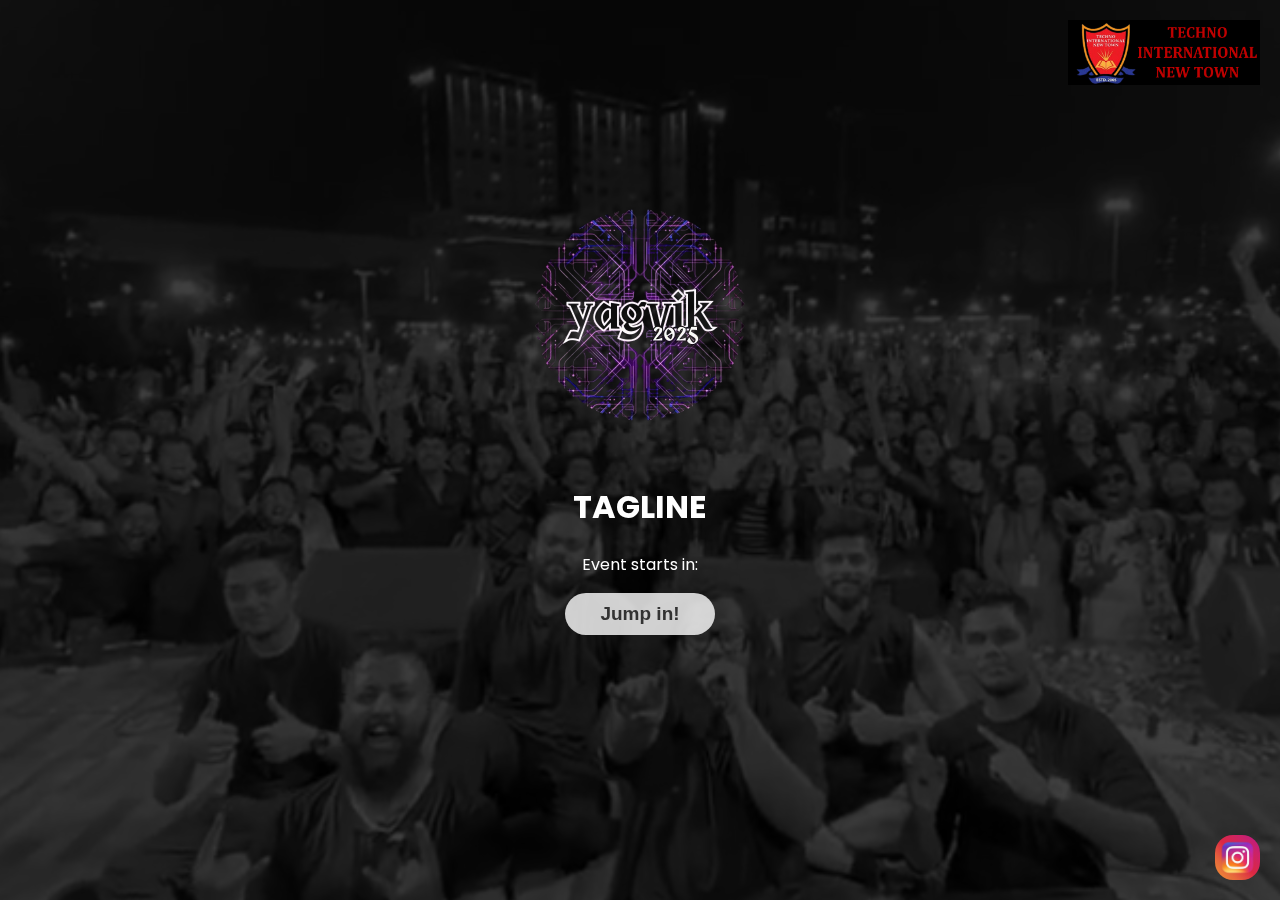
<file: index.html>
<!DOCTYPE html>
<html lang="en">
<head>
    <meta charset="UTF-8">
    <meta name="viewport" content="width=device-width, initial-scale=1.0">
    <title>Yagvik</title>
    <link rel="stylesheet" href="styles.css">
    <link href="https://fonts.googleapis.com/css2?family=Bebas+Neue&family=Poppins:wght@300;400;700&display=swap" rel="stylesheet">

</head>

<body>
    <div id="preloader"></div>
    <video autoplay muted loop id="bg-video">
        <source src="images/video1.mp4" type="video/mp4">
        Your browser does not support HTML5 video.
    </video>
    <div class="container">
        <img src="images/clg.png" alt="Corner Image" class="corner-image">
        <img src="images/bgr.png" alt="Yagvik Logo" class="logo">
        <h1>TAGLINE</h1>
        <p>Event starts in:</p>
        <h2 id="countdown"></h2>
        <button id="menu-btn">Jump in!</button>
        
    </div>

    <div id="popup-menu" class="popup-menu" aria-hidden="true">
        <div class="popup-content">
            <span id="close-btn" class="close">&times;</span>
            <ul>
                <li><a href="events.html">Events</a></li>
                <li><a href="team.html">Meet the Team</a></li>
                <li><a href="rep.html">College Rep</a></li>
                <li><a href="contact.html">Contact Us</a></li>
                <li><a href="update.html">updates</a></li>
                <li><a href="sponsor.html">Sponsors</a></li>
            </ul>
            <a href="events.html" target="_blank" class="register-btn">Registration</a>
        </div>
    </div>

    <a href="https://www.instagram.com/tintyagvik/" target="_blank" class="instagram-float">
        <img src="images/insta.png" alt="Follow us on Instagram">
    </a>
    
    
    <script src="script.js"></script>

    <script>
        var loader = document.getElementById("preloader");
        window.addEventListener("load",function(){
            loader.style.display = "none";
        })
    </script>
</body>
</html>
</file>
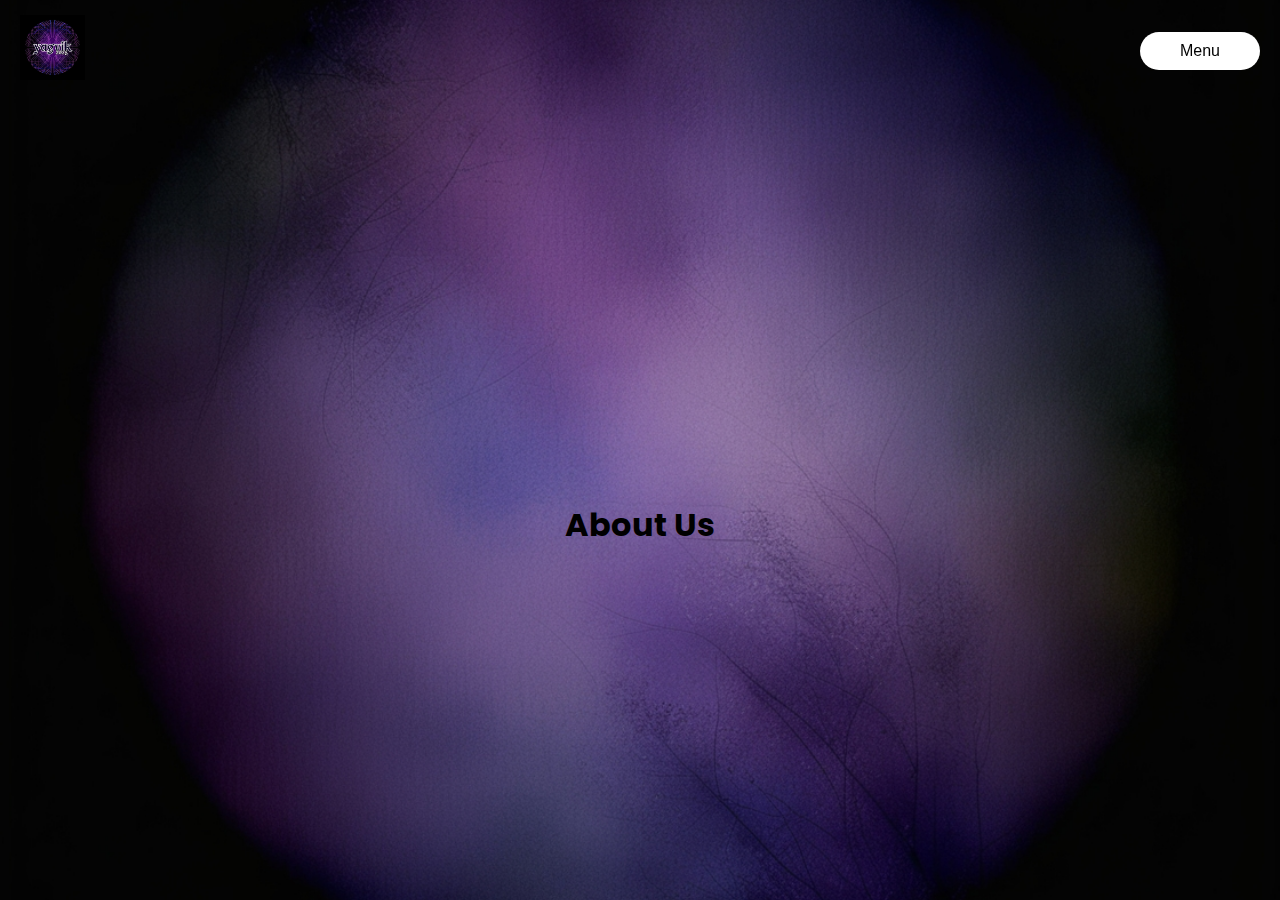
<file: about.html>
<!DOCTYPE html>
<html lang="en">
<head>
    <meta charset="UTF-8">
    <meta name="viewport" content="width=device-width, initial-scale=1.0">
    <title>Contact Us </title>
    <link rel="stylesheet" href="about.css">
</head>
<body>
    <header class="header">
        <div class="logo">
            <a href="index.html">
                <img src="images/logo.jpeg" alt="Event Logo">
            </a>
        </div>
        <button id="menu-btn" class="menu-btn">Menu</button>
    </header>

    <main>
        <section class="about-section">
            <h1>About Us</h1>
            <div class="about-info">

            </div>
        </section>
    </main>
    
    

    <div id="popup-menu" class="popup-menu">
        <button id="close-btn" class="close-btn">✖</button> 
        <ul>
            <li><a href="index.html">Home</a></li>
            <li><a href="events.html">Events</a></li>
            <li><a href="team.html">Meet the Team</a></li>
            <li><a href="rep.html">College Reps</a></li>
            <li><a href="sponsor.html">Sponsor</a></li>
            <li><a href="contact.html">Contact Us</a></li>
        </ul>
    </div>

    <script>
        document.addEventListener("DOMContentLoaded", function () {
            const menuBtn = document.getElementById("menu-btn");
            const popupMenu = document.getElementById("popup-menu");
            const closeBtn = document.getElementById("close-btn");

            menuBtn.addEventListener("click", () => {
                popupMenu.classList.add("active");
            });

            closeBtn.addEventListener("click", () => {
                popupMenu.classList.remove("active");
            });

            document.addEventListener("click", (event) => {
                if (!popupMenu.contains(event.target) && !menuBtn.contains(event.target)) {
                    popupMenu.classList.remove("active");
                }
            });
        });
    </script>
</body>
</html>
</file>
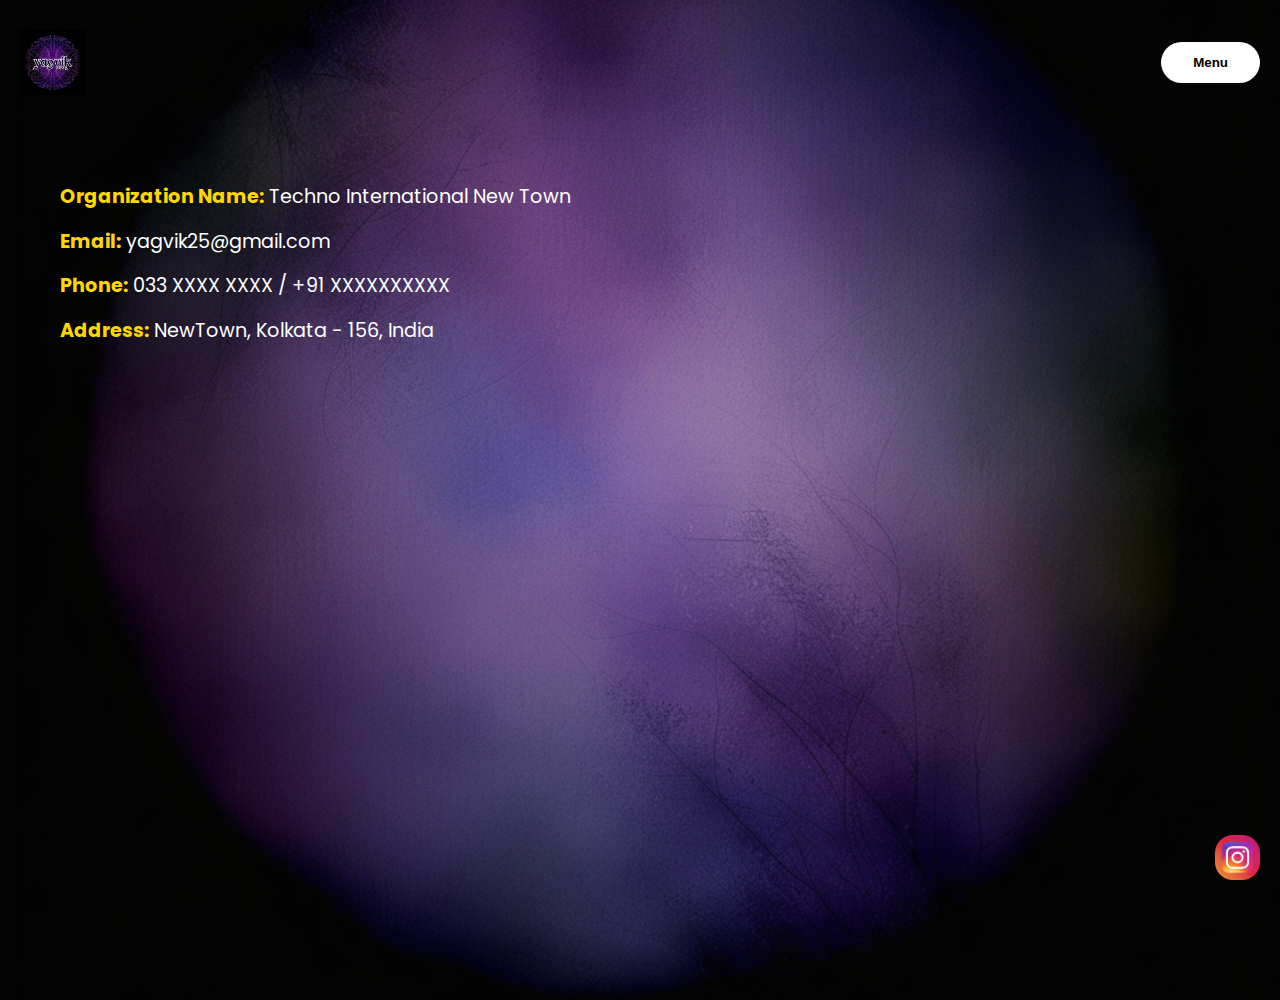
<file: contact.html>
<!DOCTYPE html>
<html lang="en">
<head>
    <meta charset="UTF-8">
    <meta name="viewport" content="width=device-width, initial-scale=1.0">
    <link rel="stylesheet" href="contact.css">
</head>
<body>
    <header class="header">
        <div class="logo">
            <a href="index.html">
                <img src="images/logo.jpeg" alt="Event Logo">
            </a>
        </div>
        <button id="menu-btn" class="menu-btn">Menu</button>
    </header>

    <main>
        <!-- <h1>Contact Us</h1> -->
        <section class="contact-section">
            
            <div class="contact-info">
                <p><strong>Organization Name:</strong> Techno International New Town</p>
                <p><strong>Email:</strong> yagvik25@gmail.com</p>
                <p><strong>Phone:</strong> 033 XXXX XXXX / +91 XXXXXXXXXX</p>
                <p><strong>Address:</strong> NewTown, Kolkata - 156, India</p>
            </div>
            <div class="map">
                <iframe
                    src="https://www.google.com/maps/embed?pb=!1m18!1m12!1m3!1d3684.0230054303693!2d88.47320127553118!3d22.578242879487746!2m3!1f0!2f0!3f0!3m2!1i1024!2i768!4f13.1!3m3!1m2!1s0x3a02753269586b03%3A0xfbb4d0c346a81109!2sTechno%20International%20New%20Town%20(TINT)!5e0!3m2!1sen!2sin!4v1741059179381!5m2!1sen!2sin"
                    width="400" height="300" style="border:0;" allowfullscreen="" loading="lazy">
                </iframe>
            </div>
        </section>
    </main>
    
    <a href="https://www.instagram.com/tintyagvik/" target="_blank" class="instagram-float">
        <img src="images/insta.png" alt="Follow us on Instagram">
    </a>

    <div id="popup-menu" class="popup-menu">
        <button id="close-btn" class="close-btn">✖</button> 
        <ul>
            <li><a href="index.html">Home</a></li>
            <li><a href="events.html">Events</a></li>
            <li><a href="team.html">Meet the Team</a></li>
            <li><a href="rep.html">College Reps</a></li>
            <li><a href="update.html">Updates</a></li>
            <li><a href="sponsor.html">Sponsors</a></li>
        </ul>
    </div>

    <script>
        document.addEventListener("DOMContentLoaded", function () {
            const menuBtn = document.getElementById("menu-btn");
            const popupMenu = document.getElementById("popup-menu");
            const closeBtn = document.getElementById("close-btn");

            menuBtn.addEventListener("click", () => {
                popupMenu.classList.add("active");
            });

            closeBtn.addEventListener("click", () => {
                popupMenu.classList.remove("active");
            });

            document.addEventListener("click", (event) => {
                if (!popupMenu.contains(event.target) && !menuBtn.contains(event.target)) {
                    popupMenu.classList.remove("active");
                }
            });
        });
    </script>
</body>
</html>
</file>
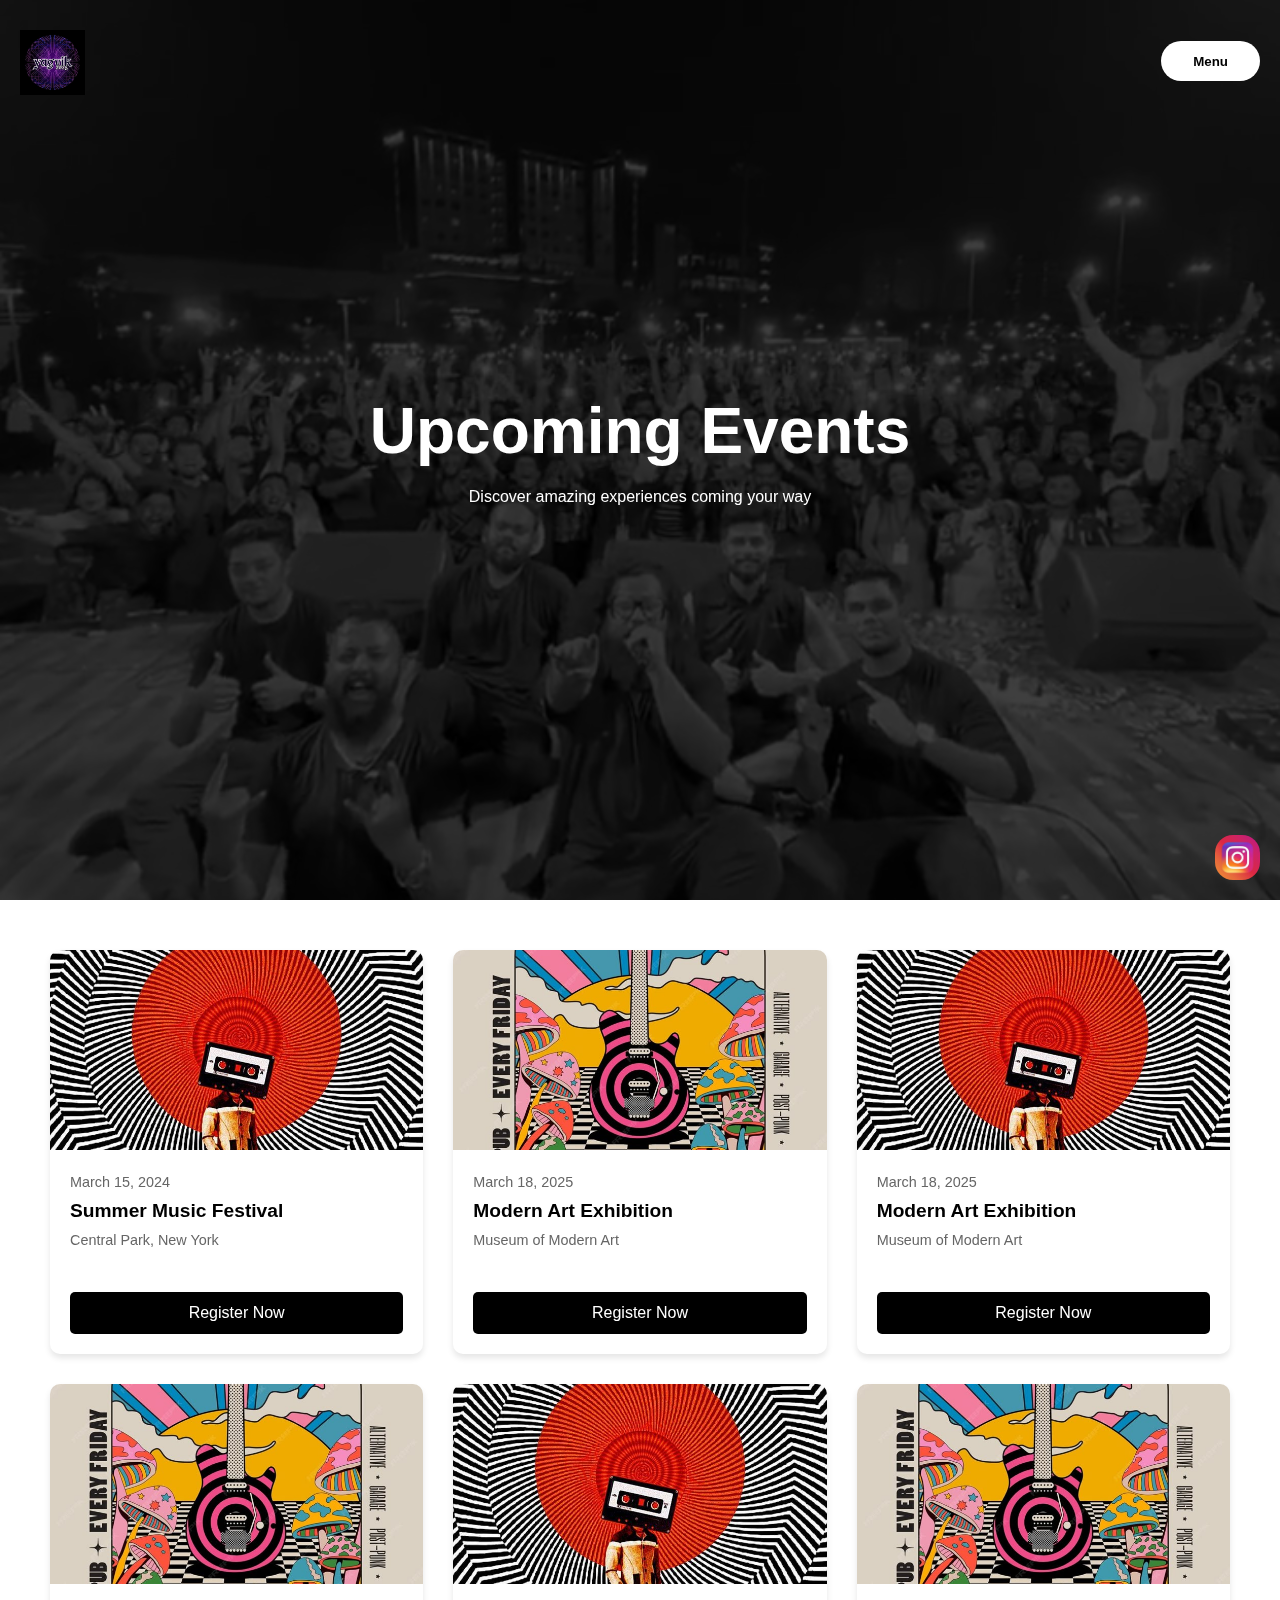
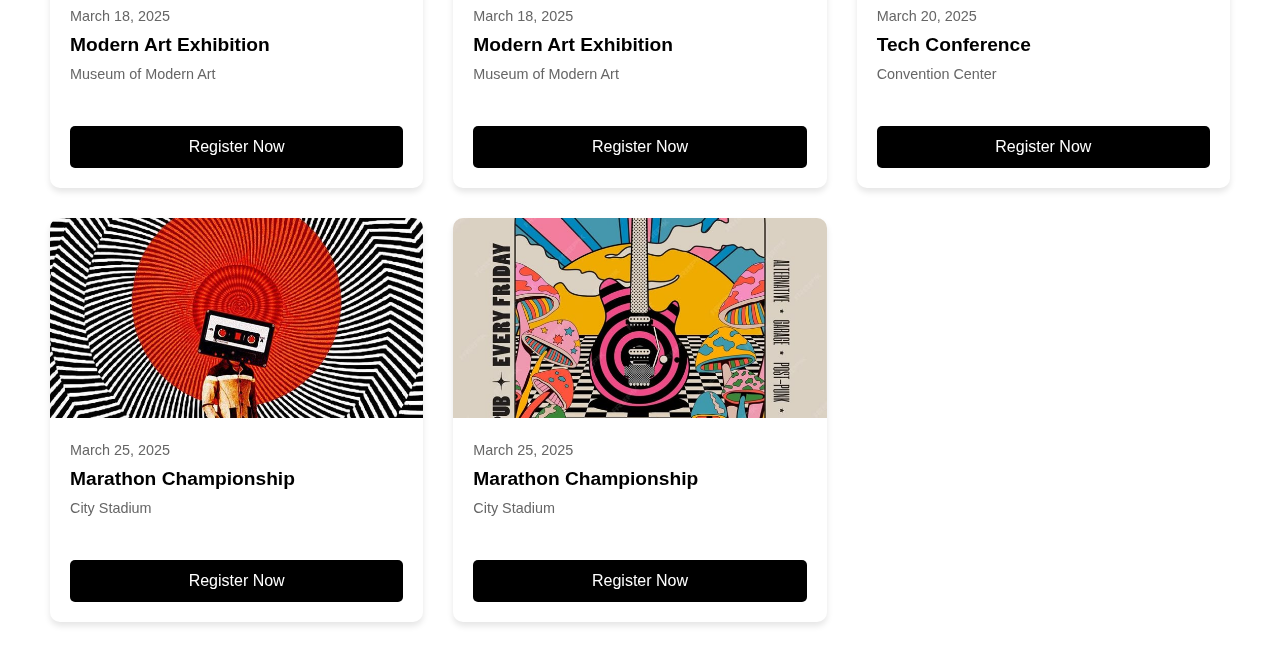
<file: events.html>
<!DOCTYPE html>
<html lang="en">
<head>
    <meta charset="UTF-8">
    <meta name="viewport" content="width=device-width, initial-scale=1.0">
    <title>Events</title>
    <link rel="stylesheet" href="events.css">
</head>
<body>
    <header class="header">
        <div class="logo">
            <a href="index.html">
                <img src="images/logo.jpeg" alt="Event Logo">
            </a>
        </div>
        <button id="menu-btn" class="menu-btn">Menu</button>
    </header>
    <section class="hero">
        <video class="hero-video" autoplay muted loop>
            <source src="images/video1.mp4" type="video/mp4">
        </video>
        <div class="video-overlay">
            <div class="hero-content">
                <h1>Upcoming Events</h1>
                <p>Discover amazing experiences coming your way</p>
            </div>
        </div>
    </section>

    <div class="events-container">

        <div class="events-grid">
            <a href="#" class="event-card" data-category="music">
                <img src="images/blu.jpg" alt="Event" class="event-image">
                <div class="event-info">
                    <div class="event-date">March 15, 2024</div>
                    <h3 class="event-title">Summer Music Festival</h3>
                    <div class="event-location">Central Park, New York</div>
                    <div class="event-actions">
                        <button class="register-btn" data-register-url="https://in.pinterest.com/">
                        Register Now
                        </button>
                    </div>
                </div>
            </a>

            <a href="#" class="event-card" data-category="art">
                <img src="images/music.jpg" alt="Event" class="event-image">
                <div class="event-info">
                    <div class="event-date">March 18, 2025</div>
                    <h3 class="event-title">Modern Art Exhibition</h3>
                    <div class="event-location">Museum of Modern Art</div>
                    <div class="event-actions">
                        <button class="register-btn">Register Now</button>
                    </div>
                </div>
            </a>

            <a href="#" class="event-card" data-category="art">
                <img src="images/blu.jpg" alt="Event" class="event-image">
                <div class="event-info">
                    <div class="event-date">March 18, 2025</div>
                    <h3 class="event-title">Modern Art Exhibition</h3>
                    <div class="event-location">Museum of Modern Art</div>
                    <div class="event-actions">
                        <button class="register-btn">Register Now</button>
                    </div>
                </div>
            </a>

            <a href="#" class="event-card" data-category="art">
                <img src="images/music.jpg" alt="Event" class="event-image">
                <div class="event-info">
                    <div class="event-date">March 18, 2025</div>
                    <h3 class="event-title">Modern Art Exhibition</h3>
                    <div class="event-location">Museum of Modern Art</div>
                    <div class="event-actions">
                        <button class="register-btn">Register Now</button>
                    </div>
                </div>
            </a>

            <a href="#" class="event-card" data-category="art">
                <img src="images/blu.jpg" alt="Event" class="event-image">
                <div class="event-info">
                    <div class="event-date">March 18, 2025</div>
                    <h3 class="event-title">Modern Art Exhibition</h3>
                    <div class="event-location">Museum of Modern Art</div>
                    <div class="event-actions">
                        <button class="register-btn">Register Now</button>
                    </div>
                </div>
            </a>

            <a href="#" class="event-card" data-category="tech">
                <img src="images/music.jpg" alt="Event" class="event-image">
                <div class="event-info">
                    <div class="event-date">March 20, 2025</div>
                    <h3 class="event-title">Tech Conference</h3>
                    <div class="event-location">Convention Center</div>
                    <div class="event-actions">
                        <button class="register-btn">Register Now</button>
                    </div>
                </div>
            </a>

            <a href="#" class="event-card" data-category="sports">
                <img src="images/blu.jpg" alt="Event" class="event-image">
                <div class="event-info">
                    <div class="event-date">March 25, 2025</div>
                    <h3 class="event-title">Marathon Championship</h3>
                    <div class="event-location">City Stadium</div>
                    <div class="event-actions">
                        <button class="register-btn">Register Now</button>
                    </div>
                </div>
            </a>

            <a href="#" class="event-card" data-category="Music">
                <img src="images/music.jpg" alt="Event" class="event-image">
                <div class="event-info">
                    <div class="event-date">March 25, 2025</div>
                    <h3 class="event-title">Marathon Championship</h3>
                    <div class="event-location">City Stadium</div>
                    <div class="event-actions">
                        <button class="register-btn">Register Now</button>
                    </div>
                </div>
            </a>
        </div>
    </div>

    <script>
        const categoryButtons = document.querySelectorAll('.category-btn');
        const eventCards = document.querySelectorAll('.event-card');

        categoryButtons.forEach(button => {
            button.addEventListener('click', () => {
                categoryButtons.forEach(btn => btn.classList.remove('active'));
                button.classList.add('active');
                const selectedCategory = button.dataset.category;

                eventCards.forEach(card => {
                    const cardCategory = card.dataset.category;
                    card.style.display = (selectedCategory === 'all' || cardCategory === selectedCategory) 
                        ? 'block' 
                        : 'none';
                });
            });
        });

        document.querySelectorAll('.register-btn').forEach(button => {
            button.addEventListener('click', (e) => {
              e.preventDefault();
              e.stopPropagation();
              const url = e.currentTarget.dataset.registerUrl;
              window.location.href = url;
            });
        });

        document.querySelectorAll('a[href^="#"]').forEach(anchor => {
            anchor.addEventListener('click', function (e) {
                e.preventDefault();
                document.querySelector(this.getAttribute('href')).scrollIntoView({
                    behavior: 'smooth'
                });
            });
        });

        document.addEventListener('DOMContentLoaded', function() {
        const video = document.getElementById('bg-video');
        if (/iPhone|iPad|iPod/i.test(navigator.userAgent)) {
        video.playsInline = true;
        video.setAttribute('playsinline', '');
        video.muted = true;
        }
  
        video.play().catch(error => {
        video.style.display = 'none';
        });
    });
    </script>
    <div id="popup-menu" class="popup-menu">
        <button id="close-btn" class="close-btn">✖</button> 
        <ul>
            <li><a href="index.html">Home</a></li>
            <li><a href="team.html">Meet the team</a></li>
            <li><a href="rep.html">College Rep.</a></li>
            <li><a href="contact.html">Contact Us</a></li>
            <li><a href="update.html">Updates</a></li>
            <li><a href="sponsor.html">Sponsors</a></li>
        </ul>
    </div>

    <a href="https://www.instagram.com/tintyagvik/" target="_blank" class="instagram-float">
        <img src="images/insta.png" alt="Follow us on Instagram">
    </a>

    <script>
        document.addEventListener("DOMContentLoaded", function () {
            const menuBtn = document.getElementById("menu-btn");
            const popupMenu = document.getElementById("popup-menu");
            const closeBtn = document.getElementById("close-btn");

            menuBtn.addEventListener("click", () => {
                popupMenu.classList.add("active");
            });

            closeBtn.addEventListener("click", () => {
                popupMenu.classList.remove("active");
            });

            document.addEventListener("click", (event) => {
                if (!popupMenu.contains(event.target) && !menuBtn.contains(event.target)) {
                    popupMenu.classList.remove("active");
                }
            });
        });
    </script>
</body>
</html>
</file>
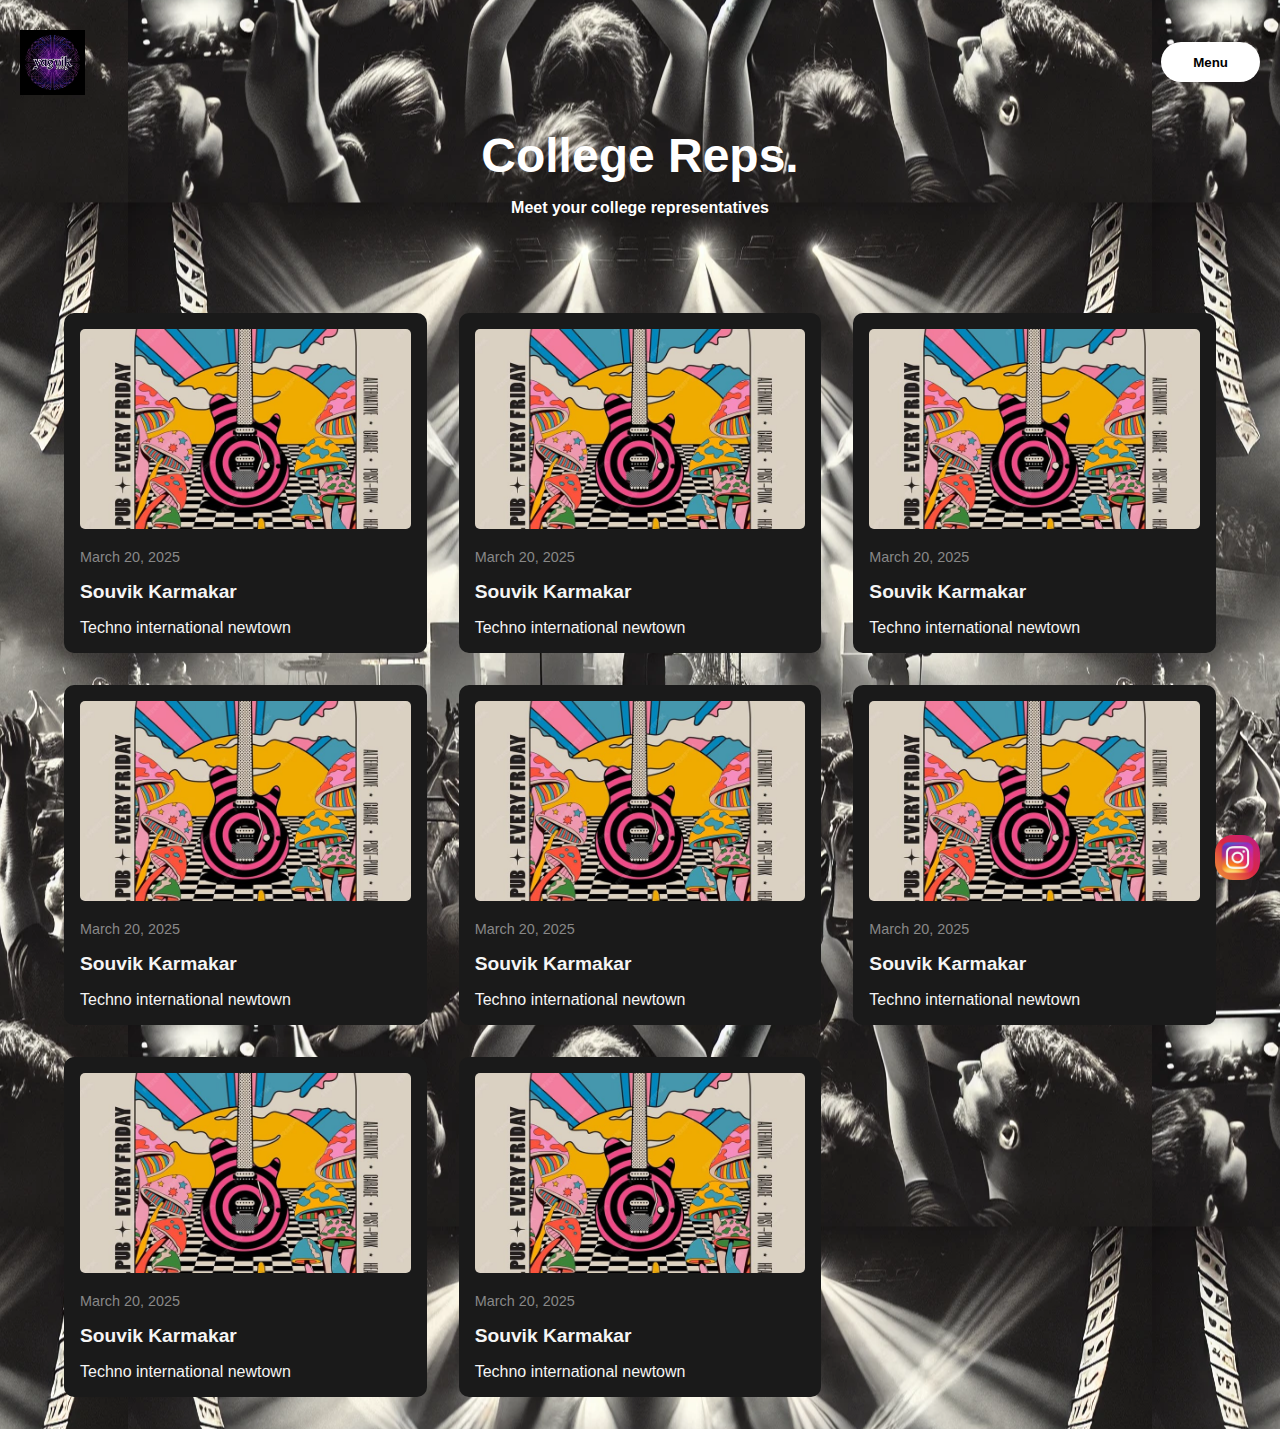
<file: rep.html>
<!DOCTYPE html>
<html lang="en">
<head>
    <meta charset="UTF-8">
    <meta name="viewport" content="width=device-width, initial-scale=1.0, minimum-scale=1.0, maximum-scale=1.0, user-scalable=no, viewport-fit=cover">
    <title>College reps</title>
    <link rel="stylesheet" href="rep.css">
</head>
<body>

    <header class="header">
        <div class="logo">
            <a href="index.html">
                <img src="images/logo.jpeg" alt="Event Logo">
            </a>
        </div>
        <button id="menu-btn" class="menu-btn">Menu</button>
    </header>

    <section class="hero">
        <h1>College Reps.</h1>
        <p>Meet your college representatives</p>
        
    </section>

    <div class="rep-grid">
        <div class="rep-card">
            <img src="images/music.jpg" alt="Workshop Image">
            <div class="rep-date">March 20, 2025</div>
            <h3 class="rep-title">Souvik Karmakar</h3>
            <p class="workshop-description">Techno international newtown</p>
        </div>

        <div class="rep-card">
            <img src="images/music.jpg" alt="Workshop Image">
            <div class="rep-date">March 20, 2025</div>
            <h3 class="rep-title">Souvik Karmakar</h3>
            <p class="workshop-description">Techno international newtown</p>
        </div>

        <div class="rep-card">
            <img src="images/music.jpg" alt="Workshop Image">
            <div class="rep-date">March 20, 2025</div>
            <h3 class="rep-title">Souvik Karmakar</h3>
            <p class="workshop-description">Techno international newtown</p>
        </div>

        <div class="rep-card">
            <img src="images/music.jpg" alt="Workshop Image">
            <div class="rep-date">March 20, 2025</div>
            <h3 class="rep-title">Souvik Karmakar</h3>
            <p class="workshop-description">Techno international newtown</p>
        </div>

        <div class="rep-card">
            <img src="images/music.jpg" alt="Workshop Image">
            <div class="rep-date">March 20, 2025</div>
            <h3 class="rep-title">Souvik Karmakar</h3>
            <p class="workshop-description">Techno international newtown</p>
        </div>

        <div class="rep-card">
            <img src="images/music.jpg" alt="Workshop Image">
            <div class="rep-date">March 20, 2025</div>
            <h3 class="rep-title">Souvik Karmakar</h3>
            <p class="workshop-description">Techno international newtown</p>
        </div>

        <div class="rep-card">
            <img src="images/music.jpg" alt="Workshop Image">
            <div class="rep-date">March 20, 2025</div>
            <h3 class="rep-title">Souvik Karmakar</h3>
            <p class="workshop-description">Techno international newtown</p>
        </div>

        <div class="rep-card">
            <img src="images/music.jpg" alt="Workshop Image">
            <div class="rep-date">March 20, 2025</div>
            <h3 class="rep-title">Souvik Karmakar</h3>
            <p class="workshop-description">Techno international newtown</p>
        </div>
    </div>


    <a href="https://www.instagram.com/tintyagvik/" target="_blank" class="instagram-float">
        <img src="images/insta.png" alt="Follow us on Instagram">
    </a>



    <div id="popup-menu" class="popup-menu">
        <button id="close-btn" class="close-btn">✖</button> 
        <ul>
            <li><a href="index.html">Home</a></li>
            <li><a href="events.html">Events</a></li>
            <li><a href="team.html">Meet the Team</a></li>
            <li><a href="contact.html">Contact Us</a></li>
            <li><a href="update.html">updates</a></li>
            <li><a href="sponsor.html">Sponsors</a></li>
        </ul>
    </div>

    <script>
        document.addEventListener("DOMContentLoaded", function () {
            const menuBtn = document.getElementById("menu-btn");
            const popupMenu = document.getElementById("popup-menu");
            const closeBtn = document.getElementById("close-btn");

            menuBtn.addEventListener("click", () => {
                popupMenu.classList.add("active");
            });

            closeBtn.addEventListener("click", () => {
                popupMenu.classList.remove("active");
            });

            document.addEventListener("click", (event) => {
                if (!popupMenu.contains(event.target) && !menuBtn.contains(event.target)) {
                    popupMenu.classList.remove("active");
                }
            });
        });
    </script>


    <script>
        const filterBtns = document.querySelectorAll('.filter-btn');
        
        filterBtns.forEach(btn => {
            btn.addEventListener('click', () => {
                document.querySelector('.filter-btn.active').classList.remove('active');
                btn.classList.add('active');
                const filter = btn.textContent;
            });
        });
    </script>
</body>
</html>
</file>
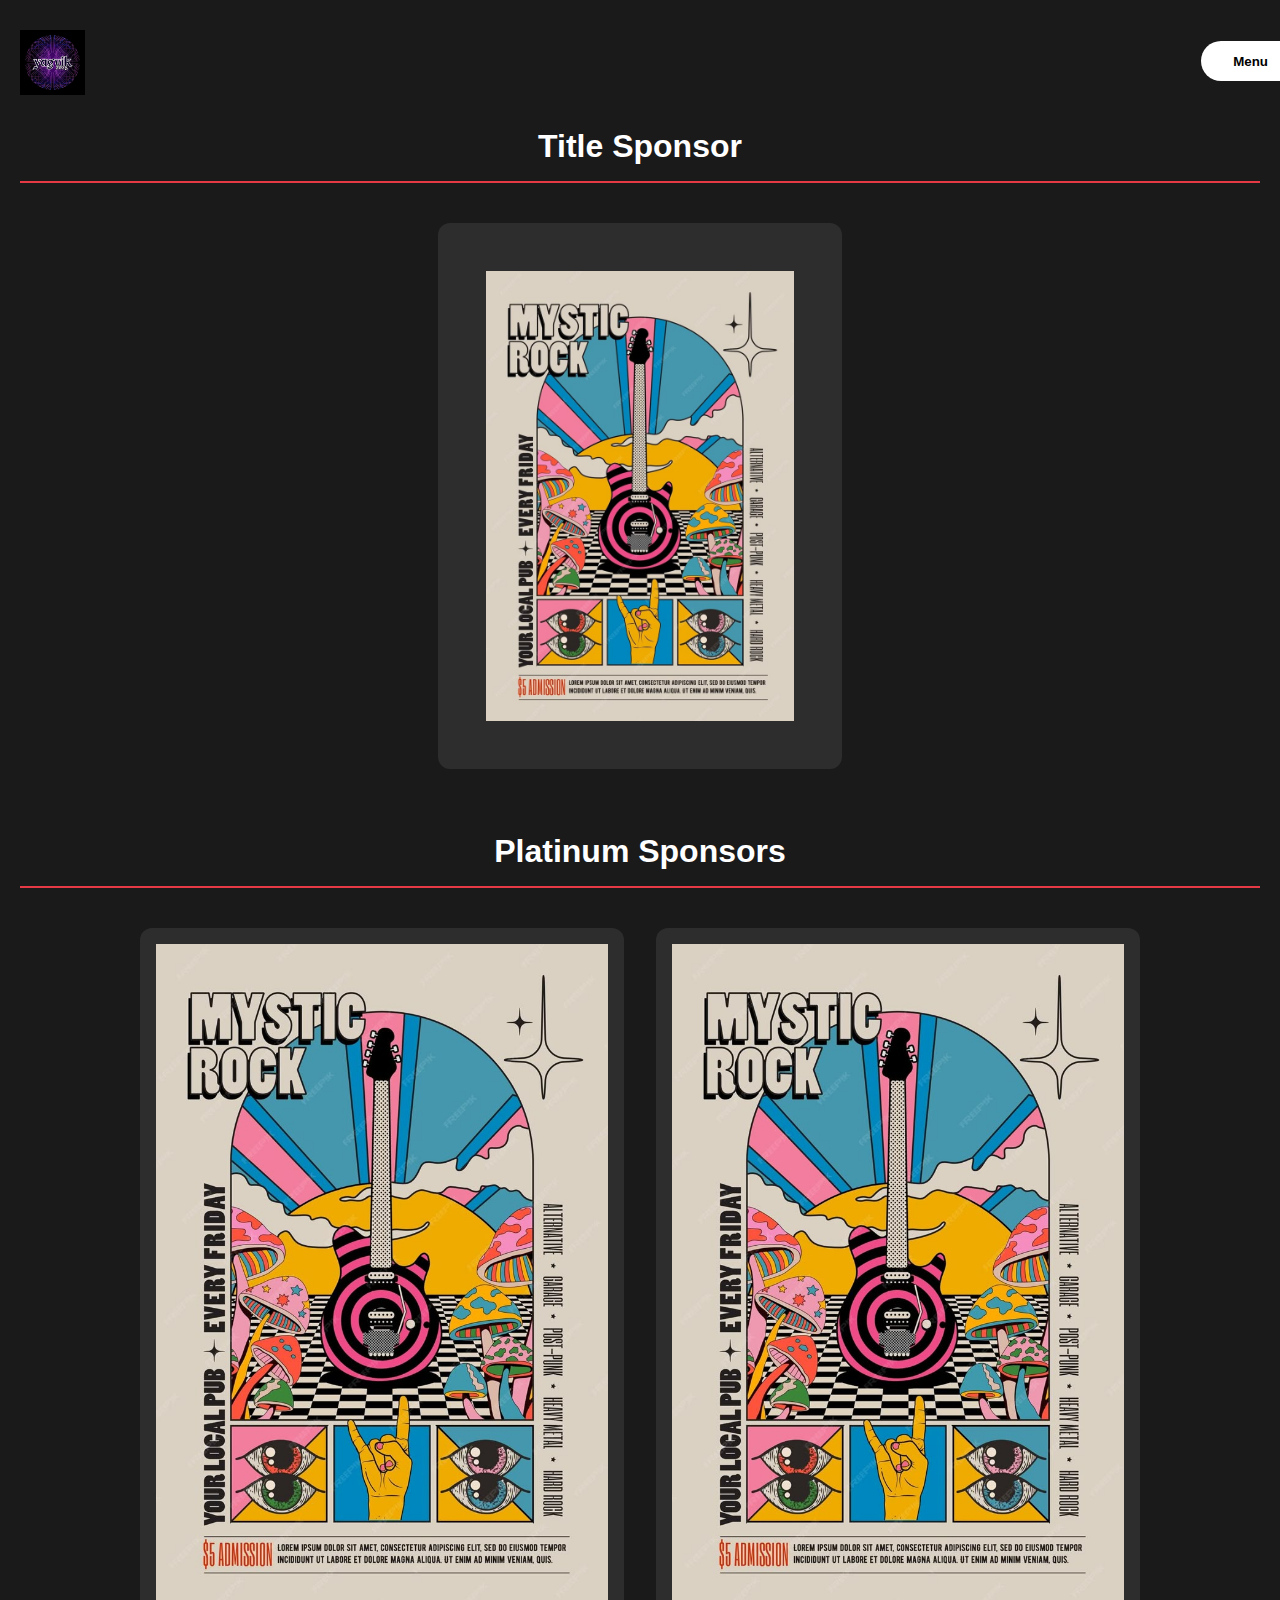
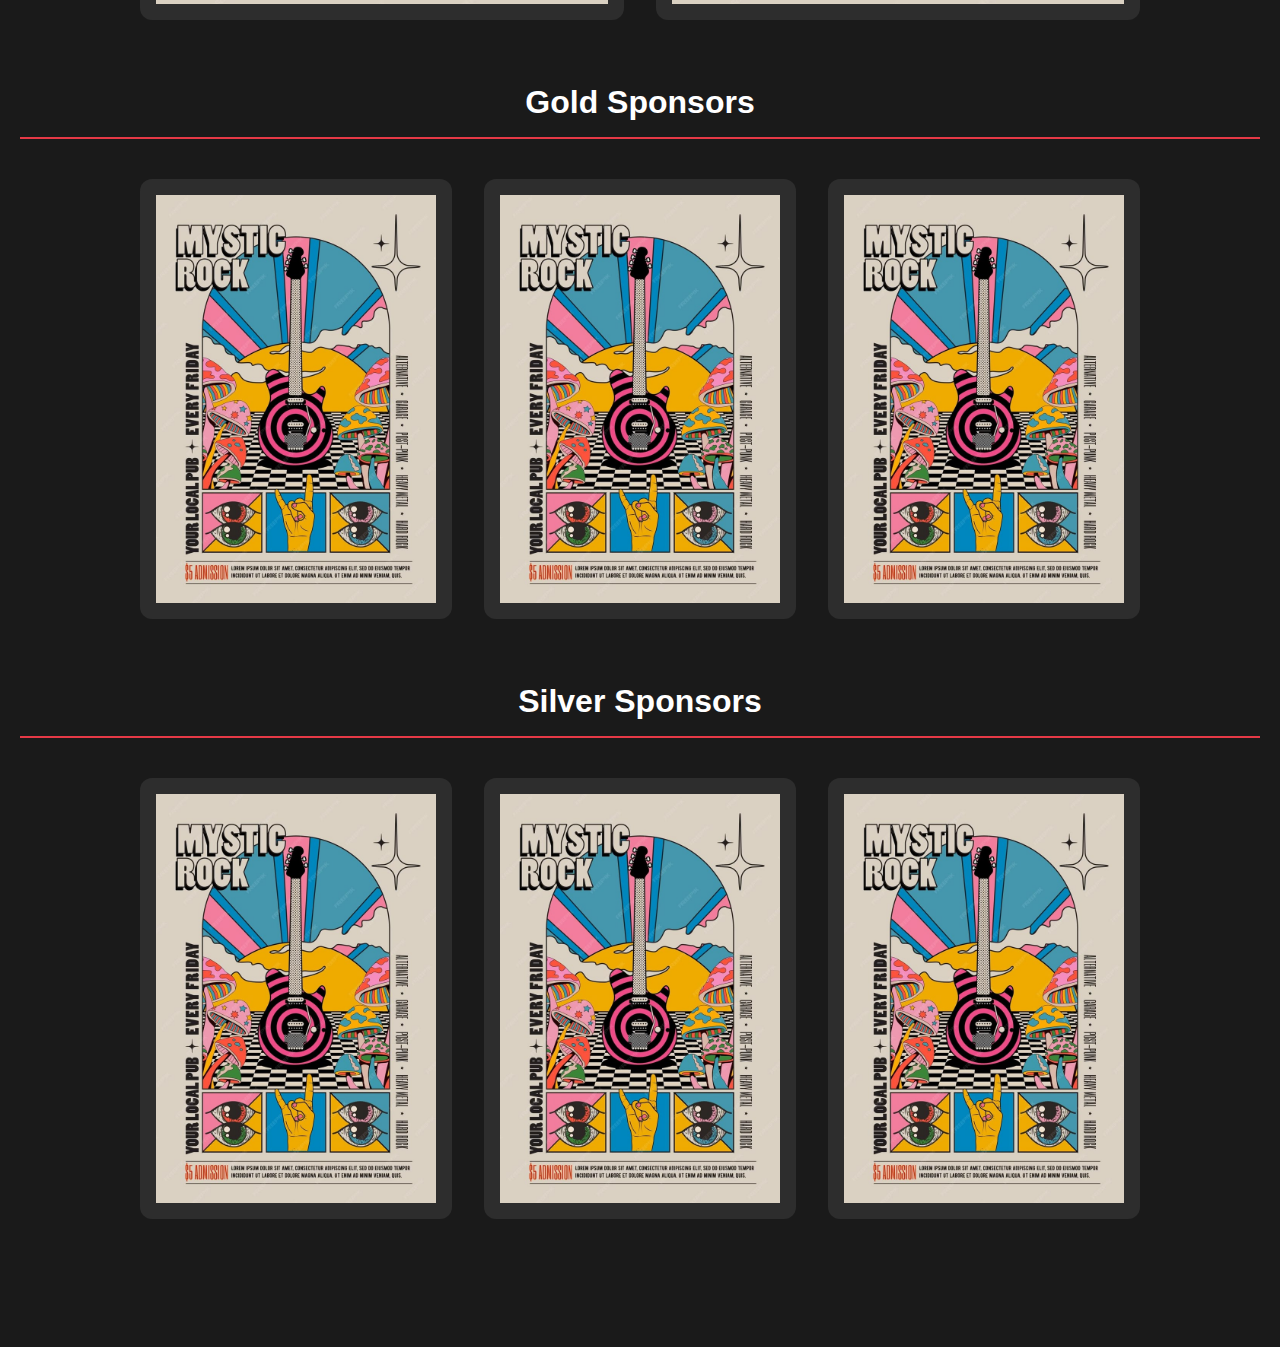
<file: sponsor.html>
<!DOCTYPE html>
<html lang="en">
<head>
    <meta charset="UTF-8">
    <meta name="viewport" content="width=device-width, initial-scale=1.0">
    <title>Sponsors</title>
    <link rel="stylesheet" href="sponsor.css">
</head>
<body>

    <header class="header">
        <div class="logo">
            <a href="index.html">
                <img src="images/logo.jpeg" alt="Event Logo">
            </a>
        </div>
        <button id="menu-btn" class="menu-btn">Menu</button>
    </header>


    <div class="container">

        <div class="sponsor-tier title-tier">
            <h2 class="tier-title">Title Sponsor</h2>
            <div class="sponsor-grid">
                <div class="sponsor-card">
                    <img src="images/music.jpg" alt="Title Sponsor" class="sponsor-logo">
                </div>
            </div>
        </div>

        <div class="sponsor-tier">
            <h2 class="tier-title">Platinum Sponsors</h2>
            <div class="sponsor-grid">
                <div class="sponsor-card">
                    <img src="images/music.jpg" alt="Platinum Sponsor 1" class="sponsor-logo">
                </div>
                <div class="sponsor-card">
                    <img src="images/music.jpg" alt="Platinum Sponsor 2" class="sponsor-logo">
                </div>
                
            </div>
        </div>

        <div class="sponsor-tier">
            <h2 class="tier-title">Gold Sponsors</h2>
            <div class="sponsor-grid">
                <div class="sponsor-card">
                    <img src="images/music.jpg" alt="Gold Sponsor 1" class="sponsor-logo">
                </div>
                <div class="sponsor-card">
                    <img src="images/music.jpg" alt="Gold Sponsor 2" class="sponsor-logo">
                </div>
                <div class="sponsor-card">
                    <img src="images/music.jpg" alt="Gold Sponsor 3" class="sponsor-logo">
                </div>
            </div>
        </div>

        <div class="sponsor-tier">
            <h2 class="tier-title">Silver Sponsors</h2>
            <div class="sponsor-grid">
                <div class="sponsor-card">
                    <img src="images/music.jpg" alt="Silver Sponsor 1" class="sponsor-logo">
                </div>
                <div class="sponsor-card">
                    <img src="images/music.jpg" alt="Silver Sponsor 2" class="sponsor-logo">
                </div>
                <div class="sponsor-card">
                    <img src="images/music.jpg" alt="Silver Sponsor 3" class="sponsor-logo">
                </div>
            </div>
        </div>
    </div>


    <div id="popup-menu" class="popup-menu">
        <button id="close-btn" class="close-btn">✖</button> 
        <ul>
            <li><a href="index.html">Home</a></li>
            <li><a href="events.html">Events</a></li>
            <li><a href="team.html">Meet the team</a></li>
            <li><a href="rep.html">College Reps</a></li>
            <li><a href="contact.html">Contact Us</a></li>
            <li><a href="update.html">Updates</a></li>
        </ul>
    </div>

    <script>
        document.addEventListener("DOMContentLoaded", function () {
            const menuBtn = document.getElementById("menu-btn");
            const popupMenu = document.getElementById("popup-menu");
            const closeBtn = document.getElementById("close-btn");

            menuBtn.addEventListener("click", () => {
                popupMenu.classList.add("active");
            });

            closeBtn.addEventListener("click", () => {
                popupMenu.classList.remove("active");
            });

            document.addEventListener("click", (event) => {
                if (!popupMenu.contains(event.target) && !menuBtn.contains(event.target)) {
                    popupMenu.classList.remove("active");
                }
            });
        });
    </script>

</body>
</html>
</file>
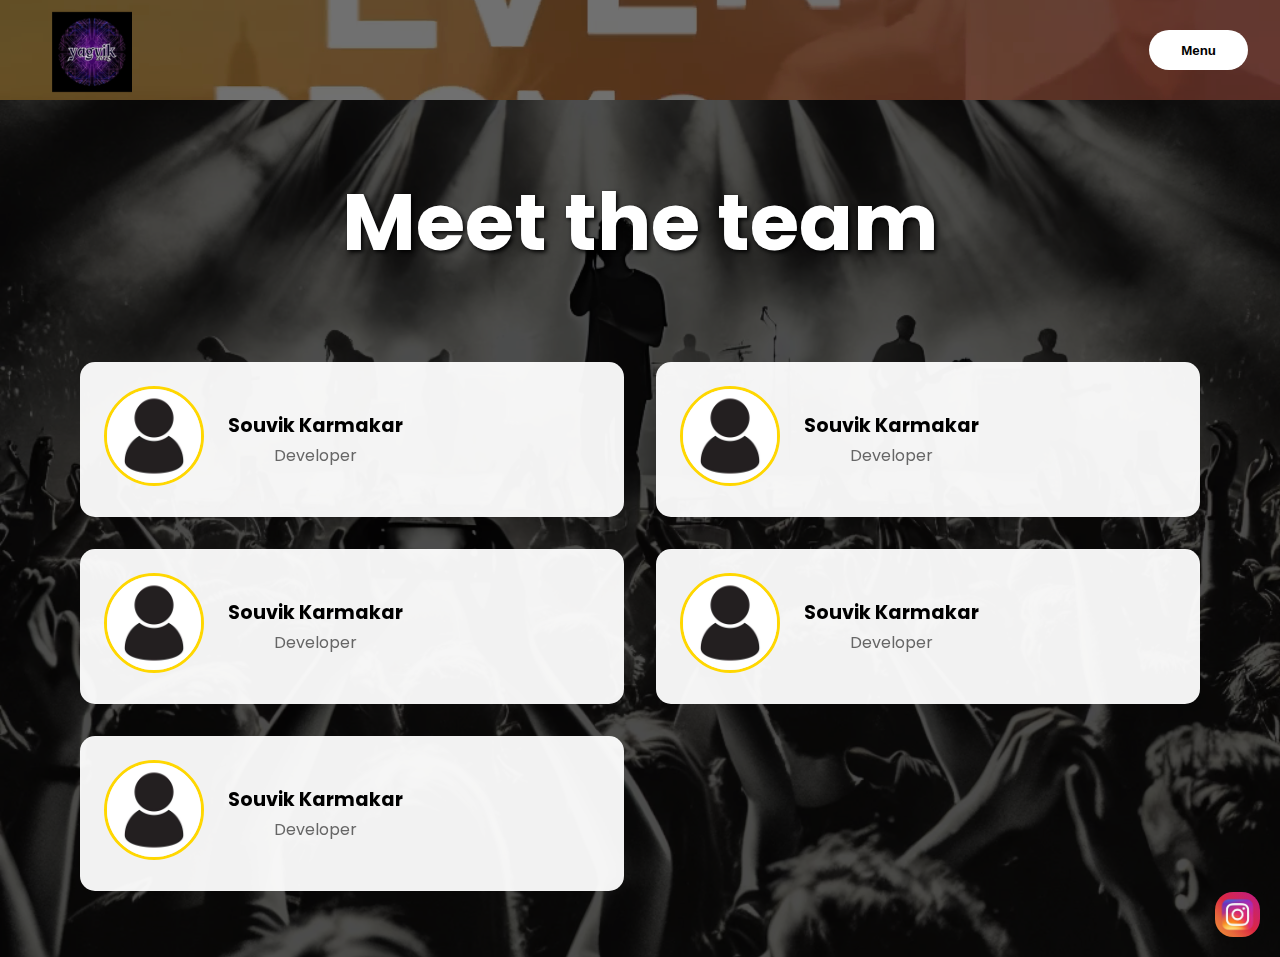
<file: team.html>
<!DOCTYPE html>
<html lang="en">
<head>
    <meta charset="UTF-8">
    <meta name="viewport" content="width=device-width, initial-scale=1.0">
    <link rel="stylesheet" href="team.css">
</head>
<body>
    <header class="header">
        <div class="header-video-container">
            <video class="header-video" autoplay muted loop playsinline>
                <source src="images/video.mp4" type="video/mp4">
            </video>
            <div class="video-overlay"></div>
        </div>
        <div class="logo">
            <a href="index.html">
                <img src="images/logo.jpeg" alt="Event Logo">
            </a>
        </div>
        <button id="menu-btn" class="menu-btn">Menu</button>
    </header>

    <main>
        <section class="team-section">
            <div class="team-title">
                <h1>Meet the team</h1>
            </div>
            <div class="team-cards">
                <div class="team-card">
                    <div class="team-image">
                        <img src="images/photo1.jpg" alt="Souvik">
                    </div>
                    <div class="team-info">
                        <h3>Souvik Karmakar</h3>
                        <p>Developer</p>
                    </div>
                </div>
                <div class="team-card">
                    <div class="team-image">
                        <img src="images/photo1.jpg" alt="Souvik">
                    </div>
                    <div class="team-info">
                        <h3>Souvik Karmakar</h3>
                        <p>Developer</p>
                    </div>
                </div>
                <div class="team-card">
                    <div class="team-image">
                        <img src="images/photo1.jpg" alt="Souvik">
                    </div>
                    <div class="team-info">
                        <h3>Souvik Karmakar</h3>
                        <p>Developer</p>
                    </div>
                </div>
                <div class="team-card">
                    <div class="team-image">
                        <img src="images/photo1.jpg" alt="Souvik">
                    </div>
                    <div class="team-info">
                        <h3>Souvik Karmakar</h3>
                        <p>Developer</p>
                    </div>
                </div>
                <div class="team-card">
                    <div class="team-image">
                        <img src="images/photo1.jpg" alt="Souvik">
                    </div>
                    <div class="team-info">
                        <h3>Souvik Karmakar</h3>
                        <p>Developer</p>
                    </div>
                </div>
            </div>
        </section>
    </main>
    
    <a href="https://www.instagram.com/tintyagvik/" target="_blank" class="instagram-float">
        <img src="images/insta.png" alt="Follow us on Instagram">
    </a>
    

    <div id="popup-menu" class="popup-menu">
        <button id="close-btn" class="close-btn">✖</button> 
        <ul>
            <li><a href="index.html">Home</a></li>
            <li><a href="events.html">Events</a></li>
            <li><a href="rep.html">College Reps</a></li>
            <li><a href="contact.html">Contact Us</a></li>
            <li><a href="update.html">Updates</a></li>
            <li><a href="sponsor.html">Sponsor</a></li>
        </ul>
    </div>

    <script>
        document.addEventListener("DOMContentLoaded", function () {
            const menuBtn = document.getElementById("menu-btn");
            const popupMenu = document.getElementById("popup-menu");
            const closeBtn = document.getElementById("close-btn");

            menuBtn.addEventListener("click", () => {
                popupMenu.classList.add("active");
            });

            closeBtn.addEventListener("click", () => {
                popupMenu.classList.remove("active");
            });

            document.addEventListener("click", (event) => {
                if (!popupMenu.contains(event.target) && !menuBtn.contains(event.target)) {
                    popupMenu.classList.remove("active");
                }
            });
        });
    </script>
</body>
</html>
</file>
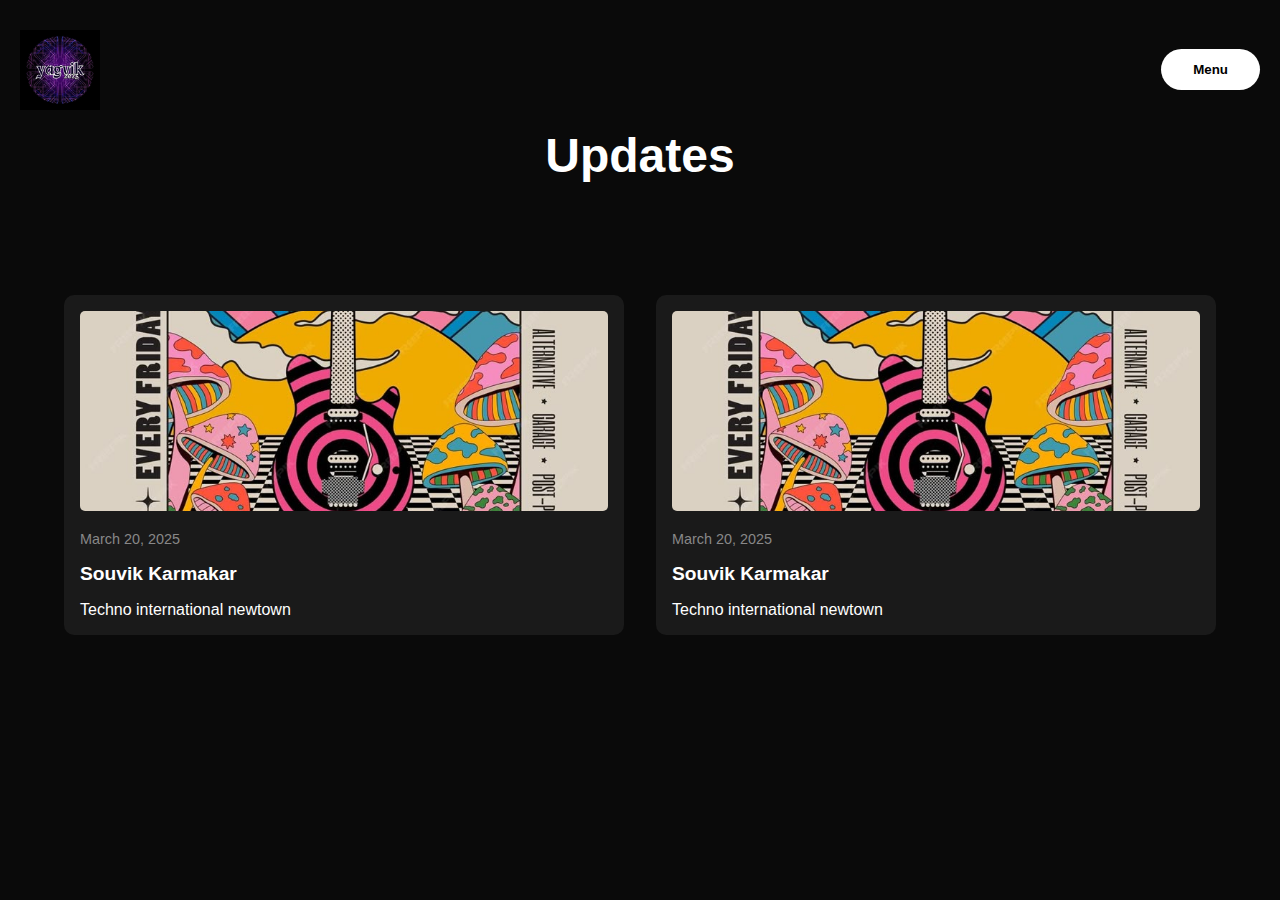
<file: update.html>
<!DOCTYPE html>
<html lang="en">
<head>
    <meta charset="UTF-8">
    <meta name="viewport" content="width=device-width, initial-scale=1.0">
    <link rel="stylesheet" href="update.css">
</head>
<body>
    <header class="header">
        <div class="logo">
            <a href="index.html">
                <img src="images/logo.jpeg" alt="Event Logo">
            </a>
        </div>
        <button id="menu-btn" class="menu-btn">Menu</button>
    </header>

    <section class="hero">
        <h1>Updates</h1>
        <!-- <p>Meet your college representatives</p> -->
        
    </section>

    <div class="rep-grid">
        <div class="rep-card">
            <img src="images/music.jpg" alt="Workshop Image">
            <div class="rep-date">March 20, 2025</div>
            <h3 class="rep-title">Souvik Karmakar</h3>
            <p class="workshop-description">Techno international newtown</p>
        </div>

        <div class="rep-card">
            <img src="images/music.jpg" alt="Workshop Image">
            <div class="rep-date">March 20, 2025</div>
            <h3 class="rep-title">Souvik Karmakar</h3>
            <p class="workshop-description">Techno international newtown</p>
        </div>
    </div>
    
    

    <div id="popup-menu" class="popup-menu">
        <button id="close-btn" class="close-btn">✖</button> 
        <ul>
            <li><a href="index.html">Home</a></li>
            <li><a href="events.html">Events</a></li>
            <li><a href="team.html">Meet the team</a></li>
            <li><a href="rep.html">College Rep.</a></li>
            <li><a href="contact.html">Contact Us</a></li>
            <li><a href="sponsor.html">Sponsors</a></li>
        </ul>
    </div>

    <script>
        document.addEventListener("DOMContentLoaded", function () {
            const menuBtn = document.getElementById("menu-btn");
            const popupMenu = document.getElementById("popup-menu");
            const closeBtn = document.getElementById("close-btn");

            menuBtn.addEventListener("click", () => {
                popupMenu.classList.add("active");
            });

            closeBtn.addEventListener("click", () => {
                popupMenu.classList.remove("active");
            });

            document.addEventListener("click", (event) => {
                if (!popupMenu.contains(event.target) && !menuBtn.contains(event.target)) {
                    popupMenu.classList.remove("active");
                }
            });
        });
    </script>

    <script>
        const filterBtns = document.querySelectorAll('.filter-btn');
        
        filterBtns.forEach(btn => {
            btn.addEventListener('click', () => {
                document.querySelector('.filter-btn.active').classList.remove('active');
                btn.classList.add('active');
                const filter = btn.textContent;
            });
        });
    </script>
</body>
</html>
</file>
<file: styles.css>
@import url('https://fonts.googleapis.com/css2?family=Poppins:wght@300;400;600&display=swap');

body, html {
    margin: 0;
    padding: 0;
    overflow: hidden;
    font-family: 'Poppins', sans-serif;
}

body {
    position: relative;
    height: 100vh;
    display: flex;
    justify-content: center;
    align-items: center;
    text-align: center;
    color: white;
}

 body::before {
    content: "";
    position:absolute;
    top: 0;
    left: 0;
    width: 100%;
    height: 100%;
    z-index: -1;
} 

#bg-video {
    position: fixed;
    top: 50%;
    left: 50%;
    transform: translate(-45%, -50%);
    min-width: 120%;
    min-height: 100%;
    width: auto;
    height: auto;
    object-fit: cover;
    z-index: -1;
    filter: brightness(25%) saturate(0%);
}

.logo {
    width: 250px;
    margin-bottom: 15px;
    max-width: 100%;
}

#menu-btn {
    background: rgba(255, 255, 255, 0.8);
    color: #333;
    border: none;
    padding: 10px 35px;
    font-size: 19px;
    font-weight: bolder;
    cursor: pointer;
    border-radius: 55px;
    transition: 0.3s ease-in-out;
    margin-bottom: 30%;
}

#menu-btn:hover {
    background: #FFD700;
    color: #000;
}

.blur-background {
    filter: blur(50%);
    transition: filter 0.3s ease-in-out;
}

.popup-menu {
    position: fixed;
    top: 50%;
    left: 50%;
    transform: translate(-50%, -50%) scale(0);
    width: 70%;
    max-width: 100%;
    height: 80%;
    max-height: 100%;
    background: rgba(0, 0, 0, 0.75);
    box-shadow: 0 0 15px rgba(0, 0, 0, 0.5);
    z-index: 1000;
    padding: 20px;
    text-align: center;
    border-radius: 10px;
    opacity:0%;
    backdrop-filter: blur(10px);
    transition: transform 0.3s ease-out, opacity 0.3s ease-out;
}

.popup-menu.active {
    transform: translate(-50%, -50%) scale(1);
    opacity: 1;
}

.popup-content {
    display: flex;
    flex-direction: column;
    align-items: center;
    justify-content: center;
    height: 100%; 
}

body.popup-content {
    display: none;
}
.popup-content ul {
    list-style: none;
    padding: 0;
}

.popup-content ul li {
    margin: 15px 0;
    font-size: 20px;
    font-weight: 600;
}

.popup-content ul li a {
    text-decoration: none;
    color: white;
    transition: color 0.3s;
}

.popup-content ul li a:hover {
    color: #FFD700;
}

.register-btn {
    display: inline-block;
    margin-top: 20px;
    background: linear-gradient(45deg, #8000FF, #B100FF);
    color: white;
    padding: 12px 25px;
    font-size: 18px;
    font-weight: 600;
    text-align: center;
    border-radius: 8px;
    text-decoration: none;
    transition: background 0.3s ease-in-out;
}

.register-btn:hover {
    background: linear-gradient(45deg, #B100FF, #8000FF);
}

.close {
    position: absolute;
    top: 15px;
    right: 20px;
    font-size: 28px;
    cursor: pointer;
    color: white;
}

.close:hover {
    color: red;
}


#preloader {
    background: #000 url("images/logo.jpeg") no-repeat center center;
    background-size: 15%;
    height: 100vh;
    width: 100%;
    position: fixed;
    z-index: 1000;
    display: flex;
    align-items: center;
    justify-content: center;
    transition: opacity 0.5s ease-out;
}

#preloader.hide {
    opacity: 0;
    pointer-events: none;
}

.corner-image {
    position: fixed;
    top: 20px; 
    right: 20px; 
    width: 15vw;  
    max-width: 300px;  
    height:auto;
    z-index: 10;
}
@media (max-width: 768px) {
    .corner-image {
        width: 25vw; 
        max-width: 150px;
        top: 10px;
        right: 10px;
    }
}

.instagram-float {
    position: fixed;
    bottom: 20px;
    right: 20px;
    width: 45px;
    height: 45px;
    z-index: 1000;
    transition: transform 0.3s ease;
    background: #f09433;
    background: linear-gradient(45deg, #f09433 0%, #e6683c 25%, #dc2743 50%, #cc2366 75%, #bc1888 100%); 
    border-radius: 40%;
    display: flex;
    align-items: center;
    justify-content: center;
}

.instagram-float img {
    width: 180%;
    height: auto;
}

.instagram-float:hover {
    transform: scale(1.1);
    box-shadow: 0 0 15px rgba(188, 24, 136, 0.5);
}

#countdown {
    transition: all 0.5s ease;
    opacity: 0;
    display: none;
    position: relative;
    z-index: 1;
  }
</file>
<file: about.css>
@import url('https://fonts.googleapis.com/css2?family=Poppins:wght@300;400;600&display=swap');

* {
    margin: 0;
    padding: 0;
    box-sizing: border-box;
}

body, html {
    font-family: 'Poppins', sans-serif;
    overflow: hidden;
    background: url('images/background.jpg') no-repeat center center fixed;
    background-size: cover;
    height: 100vh;
    width: 100vw;
    margin: 0;
    padding: 0;
    display: flex;
    flex-direction: column;
    justify-content: center;
    align-items: center;
}

.header {
    position: fixed;
    top: 0;
    left: 0;
    width: 100%;
    display: flex;
    justify-content: space-between;
    align-items: center;
    padding: 15px 20px;
    background: transparent;
    z-index: 1000;
}

.logo img {
    height: 65px;
    max-width: 100%;
    transition: opacity 0.3s;
}

.logo img:hover {
    opacity: 0.8;
}

.menu-btn {
    background: white;
    color: black;
    padding: 10px 40px;
    border: none;
    cursor: pointer;
    font-size: 16px;
    border-radius: 55px;
    transition: background 0.3s;
    z-index: 1100;
}

.menu-btn:hover {
    background: #FFD700;
}


.popup-menu {
    position: fixed;
    top: 0;
    right: -300px;
    width: 300px;
    height: 100vh;
    background: black;
    color: white;
    padding: 20px;
    transition: right 0.4s ease-in-out, opacity 0.3s;
    opacity: 0;
    pointer-events: none;
    z-index: 1050; 
}

.popup-menu.active {
    right: 0;
    opacity: 1;
    pointer-events: auto;
}

.close-btn {
    position: absolute;
    top: 15px;
    right: 15px;
    background: none;
    border: none;
    font-size: 28px;
    color: white;
    cursor: pointer;
    transition: color 0.3s;
}

.close-btn:hover {
    color: #FFD700;
}

.popup-menu.active ~ .menu-btn {
    display: none;
}

.popup-menu ul {
    list-style: none;
    padding: 0;
    margin: 50px 0 0 0;
    text-align: center;
}

.popup-menu ul li {
    padding: 15px 0;
    font-size: 20px;
}

.popup-menu ul li a {
    text-decoration: none;
    color: white;
    transition: color 0.3s;
}

.popup-menu ul li a:hover {
    color: #FFD700;
}
.about-section {
    margin-top: 150px;
}

.about-info {
    width: 45%;
}

.map {
    width: 50%;
    justify-items: fixed;
}
</file>
<file: contact.css>
@import url('https://fonts.googleapis.com/css2?family=Poppins:wght@300;400;600&display=swap');

* {
    margin: 0;
    padding: 0;
    box-sizing: border-box;
}

body, html {
    font-family: 'Poppins', sans-serif;
    background: url('images/background.jpg') no-repeat center center fixed;
    background-size: cover;
    color: white;
    min-height: 100vh;
    padding: 50px 0;
    overflow-x: hidden;
}


.header {
    position:absolute;
    top: 0;
    left: 0;
    width: 100%;
    display: flex;
    justify-content: space-between;
    align-items: center;
    padding: 15px 20px;
    background: transparent;
    z-index: 1000;
}

.logo img {
    height: 65px;
    transition: opacity 0.3s ease;
    margin: 15px 8px 8px 0px;
}

.logo img:hover {
    opacity: 0.8;
}

.menu-btn {
    background: #ffffff;
    color: #000;
    padding: 0.8rem 2rem;
    border-radius: 30px;
    border: none;
    font-weight: 600;
    cursor: pointer;
    transition: all 0.3s ease;
}


.menu-btn:hover {
    background: #FFD700;
    transform: scale(1.05);
}

.popup-menu {
    position:fixed;
    top: 0;
    right: -300px;
    width: 300px;
    height: 100vh;
    background: black;
    color: white;
    padding: 20px;
    transition: right 0.4s ease-in-out, opacity 0.3s;
    opacity: 0;
    pointer-events: none;
    z-index: 1050;
}

.popup-menu.active {
    right: 0;
    opacity: 1;
    pointer-events: auto;
}

.close-btn {
    position: absolute;
    top: 15px;
    right: 15px;
    background: none;
    border: none;
    font-size: 28px;
    color: white;
    cursor: pointer;
}

.close-btn:hover {
    color: #FFD700;
}

.popup-menu ul {
    list-style: none;
    padding: 0;
    margin: 80px 0 0 0;
    text-align: center;
}

.popup-menu ul li {
    padding: 10px 0;
    font-size: 20px;
    font-weight: bold;
    
}

.popup-menu ul li a {
    text-decoration: none;
    color: white;
    transition: color 0.3s;
}

.popup-menu ul li a:hover {
    color: #FFD700;
}

@media (max-width: 768px) {
    .header {
      flex-wrap: wrap; 
      gap: 1rem;
    }
    
    .logo {
      max-width: 100px; 
      flex-shrink: 0; 
    }
}

.contact-section {
    display: flex;
    flex-direction: row;
    justify-content: space-between;
    align-items: flex-start;
    max-width: 1200px; 
    width: 100%;
    margin: 0 auto;
    padding: 0 20px; 
    font-size: 1.2rem;
    line-height: 1.8;
    
}


.contact-info {
    width: 60%;
    text-align: left;
    margin-top: 5rem;
    
}

.contact-info p {
    margin-bottom: 10px;
}

.contact-info p strong {
    color: #FFD700;
}

.contact-info,
.map {
    width: 100%;
}

.map iframe {
    width: 100%;
    border-radius: 10px;
}

.map {
    margin-top: 5rem;
    width: 100%;
    text-align: right;
}

@media (max-width: 768px) {
    .contact-section {
        flex-direction: column;
        align-items: center;
        padding: 0 10px;
        margin-top: 1rem;
    }
    .contact-info,
    .map {
        width: 100%;
        text-align: left;
        margin-bottom: 10px;
    }
}

.instagram-float {
    position: fixed;
    bottom: 20px;
    right: 20px;
    width: 45px;
    height: 45px;
    z-index: 1000;
    transition: transform 0.3s ease;
    background: #f09433;
    background: linear-gradient(45deg, #f09433 0%, #e6683c 25%, #dc2743 50%, #cc2366 75%, #bc1888 100%); 
    border-radius: 40%;
    display: flex;
    align-items: center;
    justify-content: center;
}

.instagram-float img {
    width: 180%;
    height: auto;
}

.instagram-float:hover {
    transform: scale(1.1);
    box-shadow: 0 0 15px rgba(188, 24, 136, 0.5);
}
</file>
<file: events.css>
@import url('https://fonts.googleapis.com/css2?family=Poppins:wght@300;400;600&display=swap');

* {
    margin: 0;
    padding: 0;
    box-sizing: border-box;
    font-family: 'Arial', sans-serif;
}
.hero {
    position: relative;
    height: 100vh;
    overflow: hidden;
}

.hero-video {
    position: absolute;
    top: 50%;
    left: 50%;
    transform: translate(-50%, -50%);
    min-width: 100%;
    min-height: 100%;
    width: auto;
    height: auto;
    z-index: -1;
    object-fit: cover;
    filter:saturate(0%);
    
}

.video-overlay {
    position: absolute;
    top: 0;
    left: 0;
    width: 100%;
    height: 100%;
    background: rgba(0,0,0,0.5);
    display: flex;
    align-items: center;
    justify-content: center;
    text-align: center;
    color: white;
}

.hero-content {
    position: relative;
    z-index: 1;
}

.header {
    position:absolute;
    top: 0;
    left: 0;
    width: 100%;
    display: flex;
    justify-content: space-between;
    align-items: center;
    padding: 15px 20px;
    background: transparent;
    z-index: 1000;
}

.logo img {
    height: 65px;
    transition: opacity 0.3s ease;
    margin: 15px 8px 8px 0px;
}

.logo img:hover {
    opacity: 0.8;
}

.menu-btn {
    background: #ffffff;
    color: #000;
    padding: 0.8rem 2rem;
    border-radius: 30px;
    border: none;
    font-weight: 600;
    cursor: pointer;
    transition: all 0.3s ease;
}


.menu-btn:hover {
    background: #FFD700;
    transform: scale(1.05);
}

.popup-menu {
    position:fixed;
    top: 0;
    right: -300px;
    width: 300px;
    height: 100vh;
    background: black;
    color: white;
    padding: 20px;
    transition: right 0.4s ease-in-out, opacity 0.3s;
    opacity: 0;
    pointer-events: none;
    z-index: 1050;
}

.popup-menu.active {
    right: 0;
    opacity: 1;
    pointer-events: auto;
}

.close-btn {
    position: absolute;
    top: 15px;
    right: 15px;
    background: none;
    border: none;
    font-size: 28px;
    color: white;
    cursor: pointer;
}

.close-btn:hover {
    color: #FFD700;
}

.popup-menu ul {
    list-style: none;
    padding: 0;
    margin: 80px 0 0 0;
    text-align: center;
}

.popup-menu ul li {
    padding: 10px 0;
    font-size: 20px;
    font-weight: bold;
    
}

.popup-menu ul li a {
    text-decoration: none;
    color: white;
    transition: color 0.3s;
}

.popup-menu ul li a:hover {
    color: #FFD700;
}

/* .updates-section {
    margin-top: 150px;
}

.update-info {
    width: 45%;
} */

.hero {
    height: 100vh;
    background: linear-gradient(rgba(0,0,0,0.5), rgba(0,0,0,0.5)),
                url('https://source.unsplash.com/random/1920x1080') center/cover;
    display: flex;
    align-items: center;
    justify-content: center;
    color: white;
    text-align: center;
}

.hero h1 {
    font-size: 4em;
    margin-bottom: 20px;
}

.events-container {
    padding: 50px;
}

.categories {
    display: flex;
    gap: 20px;
    margin-bottom: 40px;
    overflow-x: auto;
    padding: 10px 0;
}

.category-btn {
    padding: 10px 20px;
    border: none;
    border-radius: 20px;
    background: #eee;
    cursor: pointer;
    transition: 0.3s;
    flex-shrink: 0;
}

.category-btn.active {
    background: #000;
    color: white;
}

.events-grid {
    display: grid;
    grid-template-columns: repeat(auto-fit, minmax(300px, 1fr));
    gap: 30px;
}

.event-card {
    border-radius: 10px;
    overflow: hidden;
    box-shadow: 0 4px 6px rgba(0,0,0,0.1);
    transition: transform 0.3s;
    background: white;
    text-decoration: none;
    color: inherit;
}

.event-card:hover {
    transform: translateY(-5px);
}

.event-image {
    width: 100%;
    height: 200px;
    object-fit: cover;
}

.event-info {
    padding: 20px;
    display: flex;
    flex-direction: column;
    min-height: 200px;
}

.event-date {
    color: #666;
    font-size: 0.9em;
    margin-bottom: 10px;
}

.event-title {
    font-size: 1.2em;
    margin-bottom: 10px;
}

.event-location {
    color: #666;
    font-size: 0.9em;
    margin-bottom: 15px;
}

.event-actions {
    margin-top: auto;
}

.register-btn {
    background: #000;
    color: white;
    border: none;
    padding: 12px 25px;
    border-radius: 5px;
    cursor: pointer;
    transition: 0.3s;
    width: 100%;
    font-size: 1em;
}

.register-btn:hover {
    background: #333;
    transform: translateY(-2px);
}

@media (max-width: 768px) {
    nav {
        padding: 15px 20px;
    }

    .hero h1 {
        font-size: 2.5em;
    }

    .events-container {
        padding: 30px 20px;
    }

    .events-grid {
        grid-template-columns: 1fr;
    }

    .register-btn {
        padding: 10px 20px;
    }
}

.instagram-float {
    position: fixed;
    bottom: 20px;
    right: 20px;
    width: 45px;
    height: 45px;
    z-index: 1000;
    transition: transform 0.3s ease;
    background: #f09433;
    background: linear-gradient(45deg, #f09433 0%, #e6683c 25%, #dc2743 50%, #cc2366 75%, #bc1888 100%); 
    border-radius: 40%;
    display: flex;
    align-items: center;
    justify-content: center;
}

.instagram-float img {
    width: 180%;
    height: auto;
}

.instagram-float:hover {
    transform: scale(1.1);
    box-shadow: 0 0 15px rgba(188, 24, 136, 0.5);
}
</file>
<file: rep.css>
* {
    margin: 0;
    padding: 0;
    box-sizing: border-box;
    font-family: 'Arial', sans-serif;
}

body {
    margin: 0;
    padding: 0;
    min-height: 100vh; 
    background: 
        linear-gradient(rgba(0, 0, 0, 0.6), rgba(0, 0, 0, 0.6)),
        url('images/gen1.webp') no-repeat center center fixed;
    background-image: url("images/gen2.webp");
    background-position: 50% 50%;
    color: whitesmoke;
    overflow-x: hidden;

    @media (max-width: 768px) {
        body {
            background-size: 100% auto;
            background-position: center 30%;
        }
    }
}

.logo {
    font-size: 1.5rem;
    font-weight: bold;
    color: #fff;
}


.hero {
    margin-top: 4rem;
    padding: 4rem 5%;
    text-align: center;
}

.hero h1 {
    font-size: 3rem;
    margin-bottom: 1rem;
    color:#fff;
    font-weight: bold;
}
.hero p {
    color:white;
    font-weight: bolder;
}
.rep-grid {
    display: grid;
    grid-template-columns: repeat(auto-fit, minmax(300px, 1fr));
    gap: 2rem;
    padding: 2rem 5%;
}

.rep-card {
    background: #1a1a1a;
    border-radius: 10px;
    padding: 1rem;
    transition: transform 0.3s;
}

.rep-card:hover {
    transform: translateY(-5px);
}

.rep-card img {
    width: 100%;
    height: 200px;
    object-fit: cover;
    border-radius: 5px;
}

.rep-date {
    color: #888;
    font-size: 0.9rem;
    margin: 1rem 0;
}

.rep-title {
    font-size: 1.2rem;
    margin-bottom: 1rem;
}

@media (max-width: 768px) {
    .nav-links {
        display: none;
    }

    .hero h1 {
        font-size: 2rem;
    }
}

.header {
    position:absolute;
    top: 0;
    left: 0;
    width: 100%;
    display: flex;
    justify-content: space-between;
    align-items: center;
    padding: 15px 20px;
    background: transparent;
    z-index: 1000;
}

.logo img {
    height: 65px;
    transition: opacity 0.3s ease;
    margin: 15px 8px 8px 0px;
}

.logo img:hover {
    opacity: 0.8;
}

.menu-btn {
    background: #ffffff;
    color: #000;
    padding: 0.8rem 2rem;
    border-radius: 30px;
    border: none;
    font-weight: 600;
    cursor: pointer;
    transition: all 0.3s ease;
}


.menu-btn:hover {
    background: #FFD700;
    transform: scale(1.05);
}

.popup-menu {
    position:fixed;
    top: 0;
    right: -300px;
    width: 300px;
    height: 100vh;
    background: black;
    color: white;
    padding: 20px;
    transition: right 0.4s ease-in-out, opacity 0.3s;
    opacity: 0;
    pointer-events: none;
    z-index: 1050;
}

.popup-menu.active {
    right: 0;
    opacity: 1;
    pointer-events: auto;
}

.close-btn {
    position: absolute;
    top: 15px;
    right: 15px;
    background: none;
    border: none;
    font-size: 28px;
    color: white;
    cursor: pointer;
}

.close-btn:hover {
    color: #FFD700;
}

.popup-menu ul {
    list-style: none;
    padding: 0;
    margin: 80px 0 0 0;
    text-align: center;
}

.popup-menu ul li {
    padding: 10px 0;
    font-size: 20px;
    font-weight: bold;
    
}

.popup-menu ul li a {
    text-decoration: none;
    color: white;
    transition: color 0.3s;
}

.popup-menu ul li a:hover {
    color: #FFD700;
}

@media (max-width: 768px) {
    .header {
      flex-wrap: wrap; 
      gap: 1rem;
    }
    
    .logo {
      max-width: 100px; 
      flex-shrink: 0; 
    }
}

.instagram-float {
    position: fixed;
    bottom: 20px;
    right: 20px;
    width: 45px;
    height: 45px;
    z-index: 1000;
    transition: transform 0.3s ease;
    background: #f09433;
    background: linear-gradient(45deg, #f09433 0%, #e6683c 25%, #dc2743 50%, #cc2366 75%, #bc1888 100%); 
    border-radius: 40%;
    display: flex;
    align-items: center;
    justify-content: center;
}

.instagram-float img {
    width: 180%;
    height: auto;
}

.instagram-float:hover {
    transform: scale(1.1);
    box-shadow: 0 0 15px rgba(188, 24, 136, 0.5);
}
</file>
<file: sponsor.css>
:root {
    --primary-color: #1a1a1a;
    --secondary-color: #2d2d2d;
    --accent-color: #e63946;
    --text-color: #ffffff;
}

body {
    font-family: 'Segoe UI', Tahoma, Geneva, Verdana, sans-serif;
    background-color: var(--primary-color);
    color: var(--text-color);
    margin: 0;
    padding: 4rem 0;
}

.container {
    max-width: 100%;
    margin: 0 auto;
    padding: 0 20px;
}

.header {
    text-align: center;
    margin-bottom: 3rem;
}

.header h1 {
    font-size: 2.8rem;
    color: var(--accent-color);
    margin-bottom: 1rem;
}

.sponsor-tier {
    margin: 4rem 0;
}

.tier-title {
    text-align: center;
    font-size: 2rem;
    margin-bottom: 2.5rem;
    padding-bottom: 1rem;
    border-bottom: 2px solid var(--accent-color);
}

.title-tier .sponsor-grid {
    display: grid;
    grid-template-columns: 1fr;
    justify-items: center;
    max-width: 800px;
    margin: 0 auto;
}

.sponsor-grid {
    display: grid;
    grid-template-columns: repeat(auto-fit, minmax(300px, 1fr));
    gap: 2rem;
    justify-content: center;
    align-items: center;
    max-width: 1000px;
    margin: 0 auto;
}

.sponsor-card {
    background: var(--secondary-color);
    border-radius: 12px;
    padding: 1rem;
    transition: transform 0.3s ease;
    text-align: center;
    min-height: 200px;
    display: flex;
    align-items: center;
    justify-content: center;
}

.title-tier .sponsor-card {
    padding: 3rem;
    min-height: 300px;
}

.sponsor-card:hover {
    transform: translateY(-5px);
    box-shadow: 0 10px 20px rgba(0,0,0,0.2);
}

.sponsor-logo {
    max-width: 100%;
    height: auto;
    max-height: 70%;
    object-fit: contain;
}

.title-tier .sponsor-logo {
    max-height: 450px;
}

@media (max-width: 768px) {
    .sponsor-grid {
        grid-template-columns: repeat(auto-fit, minmax(250px, 1fr));
    }
    
    .tier-title {
        font-size: 1.6rem;
    }
}

@media (max-width: 480px) {
    .sponsor-card {
        padding: 1.5rem;
        min-height: 150px;
    }
    
    .title-tier .sponsor-card {
        min-height: 250px;
        padding: 2rem;
    }
}

.header {
    position:absolute;
    top: 0;
    left: 0;
    width: 100%;
    display: flex;
    justify-content:space-between;
    align-items: center;
    padding: 15px 20px;
    background: transparent;
    z-index: 1000;
}

.logo img {
    height: 65px;
    transition: opacity 0.3s ease;
    margin: 15px 8px 8px 0px;
}

.logo img:hover {
    opacity: 0.8;
}

.menu-btn {
    background: #ffffff;
    color: #000;
    padding: 0.8rem 2rem;
    border-radius: 30px;
    border: none;
    font-weight: 600;
    cursor: pointer;
    transition: all 0.3s ease;
}


.menu-btn:hover {
    background: #FFD700;
    transform: scale(1.05);
}

.popup-menu {
    position:fixed;
    top: 0;
    right: -300px;
    width: 300px;
    height: 100vh;
    background: black;
    color: white;
    padding: 20px;
    transition: right 0.4s ease-in-out, opacity 0.3s;
    opacity: 0;
    pointer-events: none;
    z-index: 1050;
}

.popup-menu.active {
    right: 0;
    opacity: 1;
    pointer-events: auto;
}

.close-btn {
    position: absolute;
    top: 15px;
    right: 15px;
    background: none;
    border: none;
    font-size: 28px;
    color: white;
    cursor: pointer;
}

.close-btn:hover {
    color: #FFD700;
}

.popup-menu ul {
    list-style: none;
    padding: 0;
    margin: 80px 0 0 0;
    text-align: center;
}

.popup-menu ul li {
    padding: 10px 0;
    font-size: 20px;
    font-weight: bold;
    
}

.popup-menu ul li a {
    text-decoration: none;
    color: white;
    transition: color 0.3s;
}

.popup-menu ul li a:hover {
    color: #FFD700;
}
</file>
<file: team.css>
@import url('https://fonts.googleapis.com/css2?family=Poppins:wght@300;400;600&display=swap');

* {
    margin: 0;
    padding: 0;
    box-sizing: border-box;
}

body {
    font-family: 'Poppins', sans-serif;
    background: url('images/gen1.webp') no-repeat center center fixed;
    background-size: cover;
    color: white;
    min-height: 100vh;
    padding: 50px 0;
    overflow-x: hidden;
    backdrop-filter: brightness(30%);
    @media (max-width: 768px) {
        body {
            background-size: 100% auto;
            background-position: center 30%;
        }
    }
}
.header {
    position: relative;
    overflow: hidden;
    height: auto;
}

.header-video-container {
    position: absolute;
    top: 0;
    left: 0;
    width: 100%;
    height: 100%;
    z-index: -1;
    filter: brightness(1.1);
    mix-blend-mode:normal;
}

.header-video {
    width: 100%;
    height: 100%;
    object-fit: cover;
    opacity: 1 !important;
    
}

.video-overlay {
    position: absolute;
    top: 0;
    left: 0;
    width: 100%;
    height: 100%;
    background: linear-gradient(180deg, rgba(0,0,0,0.7) 0%, rgba(0,0,0,0.4) 100%);
    background: rgba(0,0,0,0.6) !important;
}

.logo, .menu-btn {
    position: relative;
    z-index: 2;
}

@media (prefers-reduced-motion: reduce) {
    .header-video {
        display: none;
    }
    .header-video-container {
        background: url(images/header-fallback.jpg);
        background-size: cover;
    }
}

@media (max-width: 768px) {
    .header-video {
        opacity: 0.7;
    }
    .video-overlay {
        background: rgba(0,0,0,0.8);
    }
}

.team-section {
    width: 90%;
    max-width: 1200px;
    margin: 0 auto;
    text-align: center;
}

.team-title {
    font-size: 2.5rem;
    margin-bottom: 2rem;
    text-shadow: 2px 2px 4px rgba(0, 0, 0, 1);
    margin-top: 7rem;
    margin-bottom: 4rem;
}

.team-cards {
    display: grid;
    grid-template-columns: 1fr;
    gap: 2rem;
    padding: 1rem;
}

@media (min-width: 768px) {
    .team-cards {
        grid-template-columns: repeat(2, 1fr);
    }
}

.team-card {
    background: rgba(255, 255, 255, 0.95);
    border-radius: 15px;
    padding: 1.5rem;
    display: flex;
    align-items: center;
    gap: 1.5rem;
    transition: transform 0.3s ease, box-shadow 0.3s ease;
    backdrop-filter: blur(5px);
}

.team-card:hover {
    transform: translateY(-5px);
    box-shadow: 0 10px 20px rgba(0, 0, 0, 0.2);
}

.team-image img {
    width: 100px;
    height: 100px;
    border-radius: 50%;
    object-fit: cover;
    border: 3px solid #FFD700;
}

.team-info h3 {
    color: #000000;
    font-size: 1.2rem;
    margin-bottom: 0.2rem;
}

.team-info p {
    color: #666;
    font-size: 1rem;
}

.header {
    position: absolute;
    top: 0;
    left: 0;
    width: 100%;
    display: flex;
    justify-content: space-between;
    align-items: center;
    padding: 1rem 2rem;
    z-index: 1000;
    height: 100px;
    overflow: hidden;
    transition: height 0.3s ease;
}

.logo img {
    height: 60px;
    transition: opacity 0.3s ease;
    margin: 15px 8px 8px 0px;
}

.logo img:hover {
    opacity: 0.8;
}

.menu-btn {
    background: #ffffff;
    color: #000;
    padding: 0.8rem 2rem;
    border-radius: 30px;
    border: none;
    font-weight: 600;
    cursor: pointer;
    transition: all 0.3s ease;
}


.menu-btn:hover {
    background: #FFD700;
    transform: scale(1.05);
}

.popup-menu {
    position:fixed;
    top: 0;
    right: -300px;
    width: 300px;
    height: 100vh;
    background: black;
    color: white;
    padding: 20px;
    transition: right 0.4s ease-in-out, opacity 0.3s;
    opacity: 0;
    pointer-events: none;
    z-index: 1050;
}

.popup-menu.active {
    right: 0;
    opacity: 1;
    pointer-events: auto;
}

.close-btn {
    position: absolute;
    top: 15px;
    right: 15px;
    background: none;
    border: none;
    font-size: 28px;
    color: white;
    cursor: pointer;
}

.close-btn:hover {
    color: #FFD700;
}

.popup-menu ul {
    list-style: none;
    padding: 0;
    margin: 50px 0 0 0;
    text-align: center;
}

.popup-menu ul li {
    padding: 10px 0;
    font-size: 20px;
    font-weight: bold;
    
}

.popup-menu ul li a {
    text-decoration: none;
    color: white;
    transition: color 0.3s;
}

.popup-menu ul li a:hover {
    color: #FFD700;
}

@media (max-width: 767px) {
    .team-title {
        font-size: 2rem;
    }
    
    .team-card {
        flex-direction: column;
        text-align: center;
        padding: 1.5rem 1rem;
    }

    .team-image img {
        width: 80px;
        height: 80px;
    }
}

.logo img {
    height: 80px;
    margin: 10px 0 0 20px;
    transition: all 0.3s ease;
}

@media (max-width: 767px) {
    .header {
        height: 70px;
    }
    
    .logo img {
        height: 50px;
        margin: 5px 0px 0px 2px;
    }
    
    .menu-btn {
        padding: 8px 25px;
        font-size: 14px; 
        
    }

    .header-video-container {
        height: 70px;
    }

    .team-section {
        margin-top: 100px;
    }
}

.instagram-float {
    position: fixed;
    bottom: 20px;
    right: 20px;
    width: 45px;
    height: 45px;
    z-index: 1000;
    transition: transform 0.3s ease;
    background: #f09433;
    background: linear-gradient(45deg, #f09433 0%, #e6683c 25%, #dc2743 50%, #cc2366 75%, #bc1888 100%); 
    border-radius: 40%;
    display: flex;
    align-items: center;
    justify-content: center;
}

.instagram-float img {
    width: 180%;
    height: auto;
}

.instagram-float:hover {
    transform: scale(1.1);
    box-shadow: 0 0 15px rgba(188, 24, 136, 0.5);
}
</file>
<file: update.css>
* {
    margin: 0;
    padding: 0;
    box-sizing: border-box;
    font-family: 'Arial', sans-serif;
}

body {
    background-color: #0a0a0a;
    color: white;
}

nav {
    background-color: #111;
    padding: 1rem 5%;
    display: flex;
    justify-content: space-between;
    align-items: center;
}

.logo {
    font-size: 1.5rem;
    font-weight: bold;
    color: #fff;
}

.nav-links a {
    color: #fff;
    text-decoration: none;
    margin-left: 2rem;
}

.hero {
    margin-top: 4rem;
    padding: 4rem 5%;
    text-align: center;
}

.hero h1 {
    font-size: 3rem;
    margin-bottom: 1rem;
}

.rep-grid {
    display: grid;
    grid-template-columns: repeat(auto-fit, minmax(300px, 1fr));
    gap: 2rem;
    padding: 2rem 5%;
}

.rep-card {
    background: #1a1a1a;
    border-radius: 10px;
    padding: 1rem;
    transition: transform 0.3s;
}

.rep-card:hover {
    transform: translateY(-5px);
}

.rep-card img {
    width: 100%;
    height: 200px;
    object-fit: cover;
    border-radius: 5px;
}

.rep-date {
    color: #888;
    font-size: 0.9rem;
    margin: 1rem 0;
}

.rep-title {
    font-size: 1.2rem;
    margin-bottom: 1rem;
}

@media (max-width: 768px) {
    .nav-links {
        display: none;
    }

    .hero h1 {
        font-size: 2rem;
    }
}

.header {
    position:absolute;
    top: 0;
    left: 0;
    width: 100%;
    display: flex;
    justify-content: space-between;
    align-items: center;
    padding: 15px 20px;
    background: transparent;
    z-index: 1000;
}

.logo img {
    height: 80px;
    transition: opacity 0.3s ease;
    margin: 15px 8px 8px 0px;
}

.logo img:hover {
    opacity: 0.8;
}

.menu-btn {
    background: #ffffff;
    color: #000;
    padding: 0.8rem 2rem;
    border-radius: 30px;
    border: none;
    font-weight: 600;
    cursor: pointer;
    transition: all 0.3s ease;
}


.menu-btn:hover {
    background: #FFD700;
    transform: scale(1.05);
}

.popup-menu {
    position:fixed;
    top: 0;
    right: -300px;
    width: 300px;
    height: 100vh;
    background: black;
    color: white;
    padding: 20px;
    transition: right 0.4s ease-in-out, opacity 0.3s;
    opacity: 0;
    pointer-events: none;
    z-index: 1050;
}

.popup-menu.active {
    right: 0;
    opacity: 1;
    pointer-events: auto;
}

.close-btn {
    position: absolute;
    top: 15px;
    right: 15px;
    background: none;
    border: none;
    font-size: 28px;
    color: white;
    cursor: pointer;
}

.close-btn:hover {
    color: #FFD700;
}

.popup-menu ul {
    list-style: none;
    padding: 0;
    margin: 80px 0 0 0;
    text-align: center;
}

.popup-menu ul li {
    padding: 10px 0;
    font-size: 20px;
    font-weight: bold;
    
}

.popup-menu ul li a {
    text-decoration: none;
    color: white;
    transition: color 0.3s;
}

.popup-menu ul li a:hover {
    color: #FFD700;
}

@media (max-width: 768px) {
    .header {
      flex-wrap: wrap; 
      gap: 1rem;
    }
    
    .logo {
      max-width: 100px; 
      flex-shrink: 0; 
    }
}
</file>
